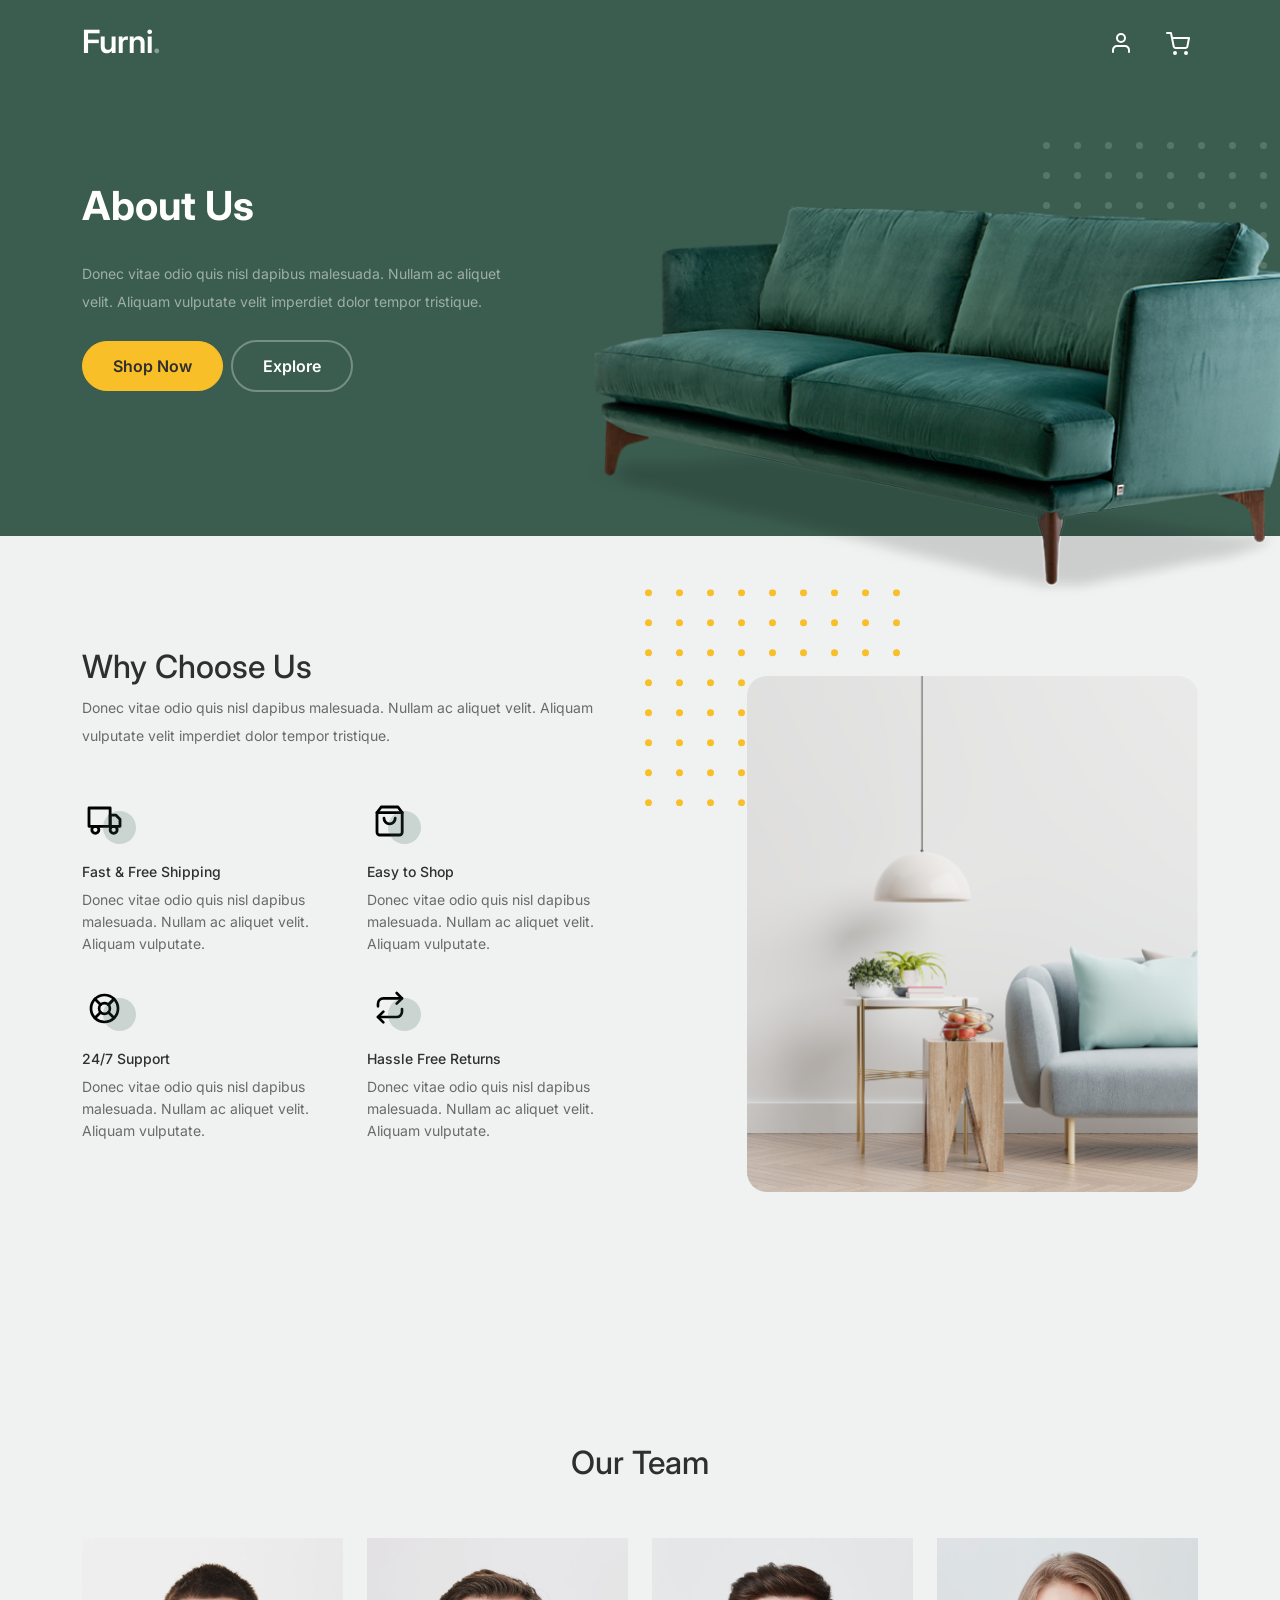
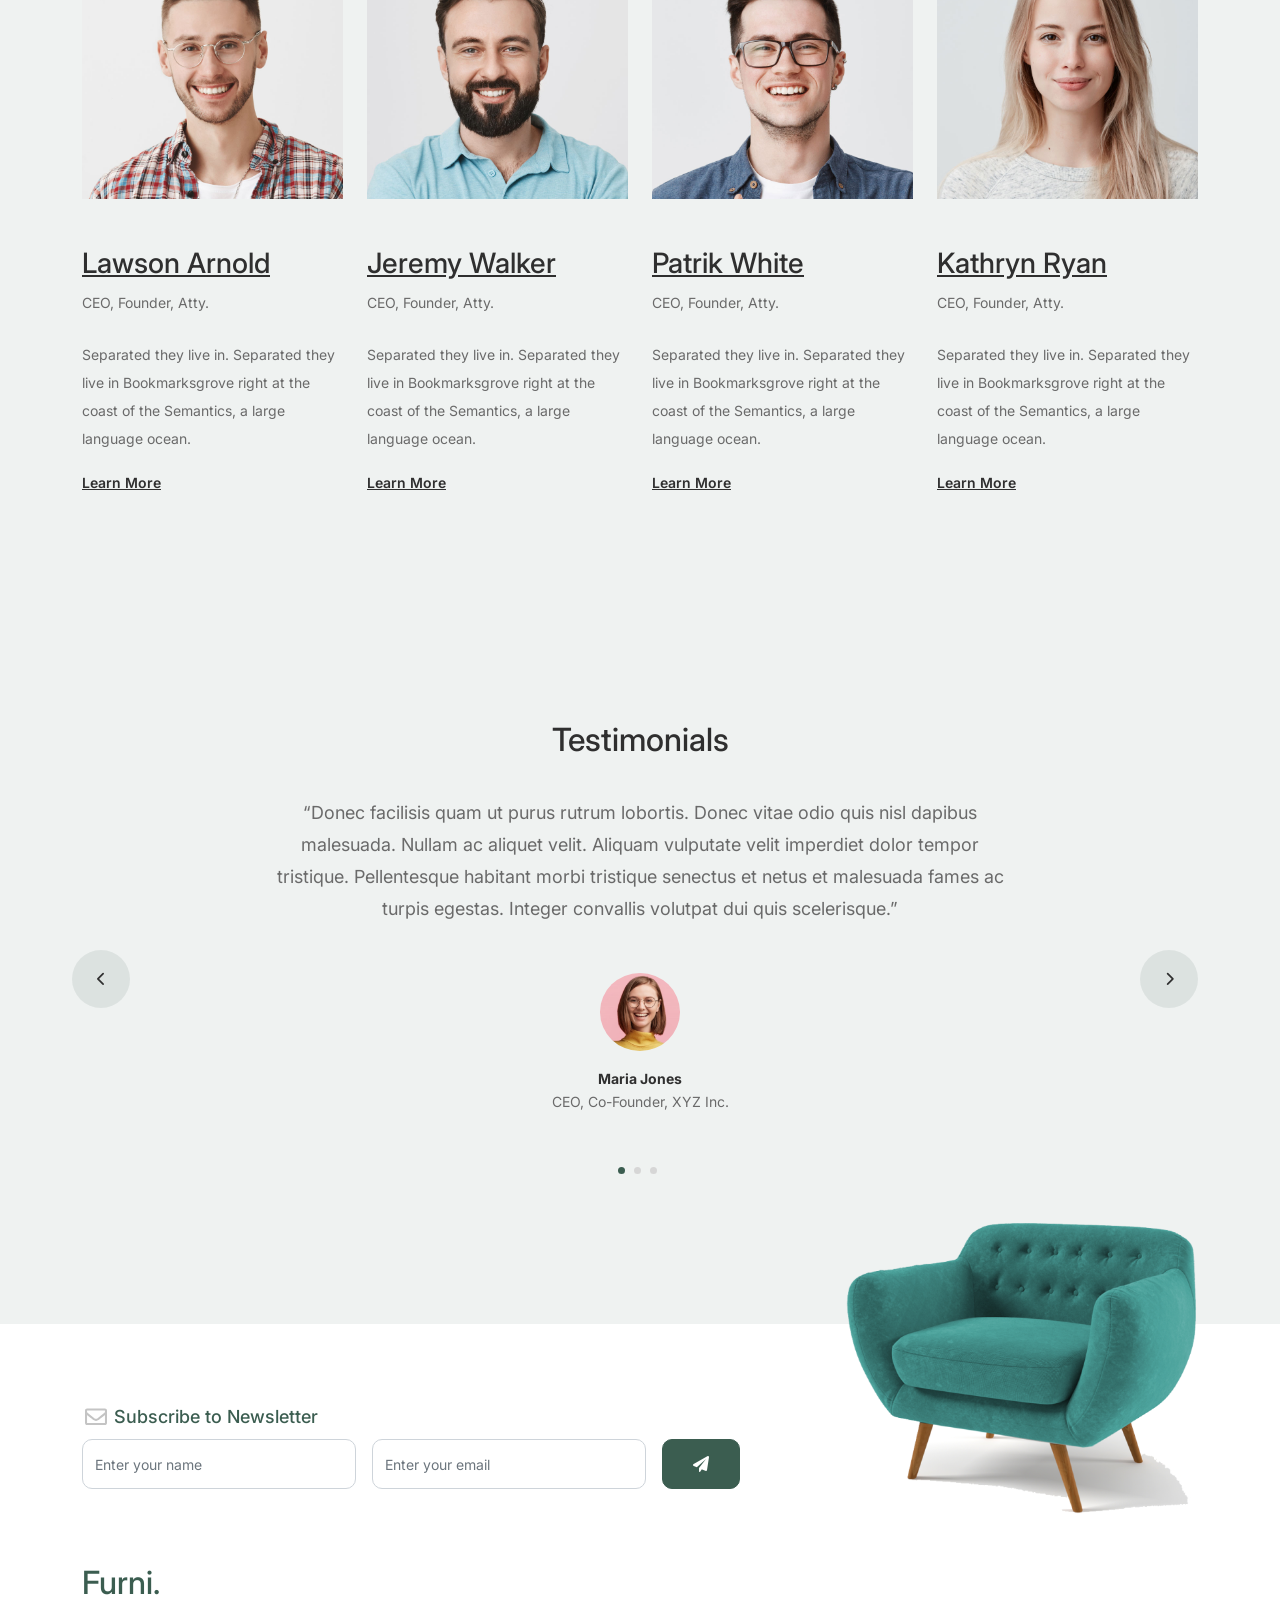
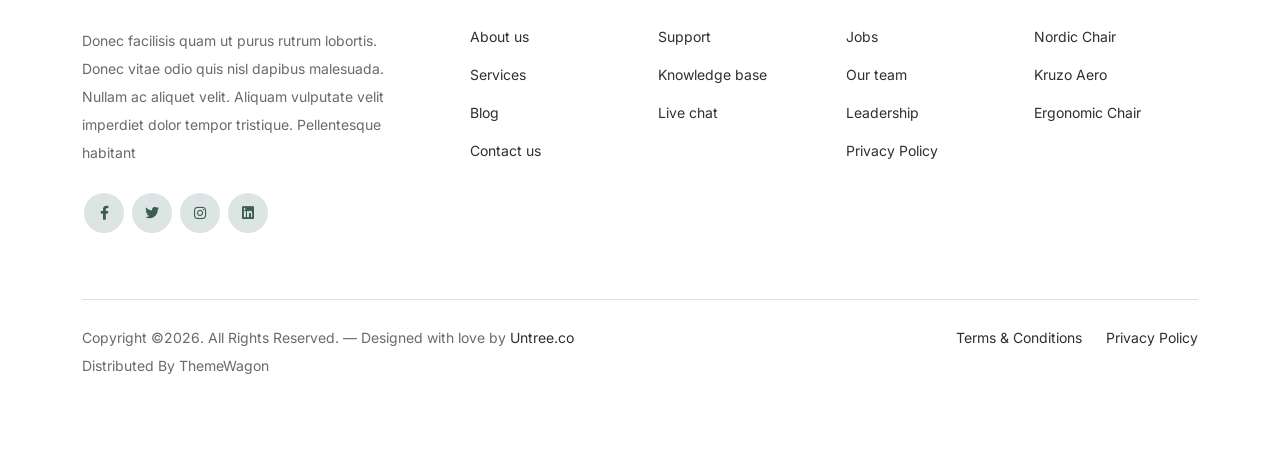
<file: FurniWeb/wwwroot/about.html>
<!-- /*
* Bootstrap 5
* Template Name: Furni
* Template Author: Untree.co
* Template URI: https://untree.co/
* License: https://creativecommons.org/licenses/by/3.0/
*/ -->
<!doctype html>
<html lang="en">
<head>
  <meta charset="utf-8">
  <meta name="viewport" content="width=device-width, initial-scale=1, shrink-to-fit=no">
  <meta name="author" content="Untree.co">
  <link rel="shortcut icon" href="favicon.png">

  <meta name="description" content="" />
  <meta name="keywords" content="bootstrap, bootstrap4" />

		<!-- Bootstrap CSS -->
		<link href="css/bootstrap.min.css" rel="stylesheet">
		<link href="https://cdnjs.cloudflare.com/ajax/libs/font-awesome/6.0.0-beta3/css/all.min.css" rel="stylesheet">
		<link href="css/tiny-slider.css" rel="stylesheet">
		<link href="css/style.css" rel="stylesheet">
		<title>Furni Free Bootstrap 5 Template for Furniture and Interior Design Websites by Untree.co </title>
	</head>

	<body>

		<!-- Start Header/Navigation -->
		<nav class="custom-navbar navbar navbar navbar-expand-md navbar-dark bg-dark" arial-label="Furni navigation bar">

			<div class="container">
				<a class="navbar-brand" href="index.html">Furni<span>.</span></a>

				<button class="navbar-toggler" type="button" data-bs-toggle="collapse" data-bs-target="#navbarsFurni" aria-controls="navbarsFurni" aria-expanded="false" aria-label="Toggle navigation">
					<span class="navbar-toggler-icon"></span>
				</button>

			
                    <ul class="custom-navbar-cta navbar-nav mb-2 mb-md-0 ms-5">
                        <li><a class="nav-link" href="/Identity/Account/Login"><img src="images/user.svg" alt="Login"></a></li>
                        <li><a class="nav-link" href="/cart.html"><img src="images/cart.svg" alt="Cart"></a></li>
                    </ul>
				</div>
			</div>
				
		</nav>
		<!-- End Header/Navigation -->

		<!-- Start Hero Section -->
			<div class="hero">
				<div class="container">
					<div class="row justify-content-between">
						<div class="col-lg-5">
							<div class="intro-excerpt">
								<h1>About Us</h1>
								<p class="mb-4">Donec vitae odio quis nisl dapibus malesuada. Nullam ac aliquet velit. Aliquam vulputate velit imperdiet dolor tempor tristique.</p>
								<p><a href="" class="btn btn-secondary me-2">Shop Now</a><a href="#" class="btn btn-white-outline">Explore</a></p>
							</div>
						</div>
						<div class="col-lg-7">
							<div class="hero-img-wrap">
								<img src="images/couch.png" class="img-fluid">
							</div>
						</div>
					</div>
				</div>
			</div>
		<!-- End Hero Section -->

		

		<!-- Start Why Choose Us Section -->
		<div class="why-choose-section">
			<div class="container">
				<div class="row justify-content-between align-items-center">
					<div class="col-lg-6">
						<h2 class="section-title">Why Choose Us</h2>
						<p>Donec vitae odio quis nisl dapibus malesuada. Nullam ac aliquet velit. Aliquam vulputate velit imperdiet dolor tempor tristique.</p>

						<div class="row my-5">
							<div class="col-6 col-md-6">
								<div class="feature">
									<div class="icon">
										<img src="images/truck.svg" alt="Image" class="imf-fluid">
									</div>
									<h3>Fast &amp; Free Shipping</h3>
									<p>Donec vitae odio quis nisl dapibus malesuada. Nullam ac aliquet velit. Aliquam vulputate.</p>
								</div>
							</div>

							<div class="col-6 col-md-6">
								<div class="feature">
									<div class="icon">
										<img src="images/bag.svg" alt="Image" class="imf-fluid">
									</div>
									<h3>Easy to Shop</h3>
									<p>Donec vitae odio quis nisl dapibus malesuada. Nullam ac aliquet velit. Aliquam vulputate.</p>
								</div>
							</div>

							<div class="col-6 col-md-6">
								<div class="feature">
									<div class="icon">
										<img src="images/support.svg" alt="Image" class="imf-fluid">
									</div>
									<h3>24/7 Support</h3>
									<p>Donec vitae odio quis nisl dapibus malesuada. Nullam ac aliquet velit. Aliquam vulputate.</p>
								</div>
							</div>

							<div class="col-6 col-md-6">
								<div class="feature">
									<div class="icon">
										<img src="images/return.svg" alt="Image" class="imf-fluid">
									</div>
									<h3>Hassle Free Returns</h3>
									<p>Donec vitae odio quis nisl dapibus malesuada. Nullam ac aliquet velit. Aliquam vulputate.</p>
								</div>
							</div>

						</div>
					</div>

					<div class="col-lg-5">
						<div class="img-wrap">
							<img src="images/why-choose-us-img.jpg" alt="Image" class="img-fluid">
						</div>
					</div>

				</div>
			</div>
		</div>
		<!-- End Why Choose Us Section -->

		<!-- Start Team Section -->
		<div class="untree_co-section">
			<div class="container">

				<div class="row mb-5">
					<div class="col-lg-5 mx-auto text-center">
						<h2 class="section-title">Our Team</h2>
					</div>
				</div>

				<div class="row">

					<!-- Start Column 1 -->
					<div class="col-12 col-md-6 col-lg-3 mb-5 mb-md-0">
						<img src="images/person_1.jpg" class="img-fluid mb-5">
						<h3 clas><a href="#"><span class="">Lawson</span> Arnold</a></h3>
            <span class="d-block position mb-4">CEO, Founder, Atty.</span>
            <p>Separated they live in.
            Separated they live in Bookmarksgrove right at the coast of the Semantics, a large language ocean.</p>
            <p class="mb-0"><a href="#" class="more dark">Learn More <span class="icon-arrow_forward"></span></a></p>
					</div> 
					<!-- End Column 1 -->

					<!-- Start Column 2 -->
					<div class="col-12 col-md-6 col-lg-3 mb-5 mb-md-0">
						<img src="images/person_2.jpg" class="img-fluid mb-5">

						<h3 clas><a href="#"><span class="">Jeremy</span> Walker</a></h3>
            <span class="d-block position mb-4">CEO, Founder, Atty.</span>
            <p>Separated they live in.
            Separated they live in Bookmarksgrove right at the coast of the Semantics, a large language ocean.</p>
            <p class="mb-0"><a href="#" class="more dark">Learn More <span class="icon-arrow_forward"></span></a></p>

					</div> 
					<!-- End Column 2 -->

					<!-- Start Column 3 -->
					<div class="col-12 col-md-6 col-lg-3 mb-5 mb-md-0">
						<img src="images/person_3.jpg" class="img-fluid mb-5">
						<h3 clas><a href="#"><span class="">Patrik</span> White</a></h3>
            <span class="d-block position mb-4">CEO, Founder, Atty.</span>
            <p>Separated they live in.
            Separated they live in Bookmarksgrove right at the coast of the Semantics, a large language ocean.</p>
            <p class="mb-0"><a href="#" class="more dark">Learn More <span class="icon-arrow_forward"></span></a></p>
					</div> 
					<!-- End Column 3 -->

					<!-- Start Column 4 -->
					<div class="col-12 col-md-6 col-lg-3 mb-5 mb-md-0">
						<img src="images/person_4.jpg" class="img-fluid mb-5">

						<h3 clas><a href="#"><span class="">Kathryn</span> Ryan</a></h3>
            <span class="d-block position mb-4">CEO, Founder, Atty.</span>
            <p>Separated they live in.
            Separated they live in Bookmarksgrove right at the coast of the Semantics, a large language ocean.</p>
            <p class="mb-0"><a href="#" class="more dark">Learn More <span class="icon-arrow_forward"></span></a></p>

          
					</div> 
					<!-- End Column 4 -->

					

				</div>
			</div>
		</div>
		<!-- End Team Section -->

		

		<!-- Start Testimonial Slider -->
		<div class="testimonial-section before-footer-section">
			<div class="container">
				<div class="row">
					<div class="col-lg-7 mx-auto text-center">
						<h2 class="section-title">Testimonials</h2>
					</div>
				</div>

				<div class="row justify-content-center">
					<div class="col-lg-12">
						<div class="testimonial-slider-wrap text-center">

							<div id="testimonial-nav">
								<span class="prev" data-controls="prev"><span class="fa fa-chevron-left"></span></span>
								<span class="next" data-controls="next"><span class="fa fa-chevron-right"></span></span>
							</div>

							<div class="testimonial-slider">
								
								<div class="item">
									<div class="row justify-content-center">
										<div class="col-lg-8 mx-auto">

											<div class="testimonial-block text-center">
												<blockquote class="mb-5">
													<p>&ldquo;Donec facilisis quam ut purus rutrum lobortis. Donec vitae odio quis nisl dapibus malesuada. Nullam ac aliquet velit. Aliquam vulputate velit imperdiet dolor tempor tristique. Pellentesque habitant morbi tristique senectus et netus et malesuada fames ac turpis egestas. Integer convallis volutpat dui quis scelerisque.&rdquo;</p>
												</blockquote>

												<div class="author-info">
													<div class="author-pic">
														<img src="images/person-1.png" alt="Maria Jones" class="img-fluid">
													</div>
													<h3 class="font-weight-bold">Maria Jones</h3>
													<span class="position d-block mb-3">CEO, Co-Founder, XYZ Inc.</span>
												</div>
											</div>

										</div>
									</div>
								</div> 
								<!-- END item -->

								<div class="item">
									<div class="row justify-content-center">
										<div class="col-lg-8 mx-auto">

											<div class="testimonial-block text-center">
												<blockquote class="mb-5">
													<p>&ldquo;Donec facilisis quam ut purus rutrum lobortis. Donec vitae odio quis nisl dapibus malesuada. Nullam ac aliquet velit. Aliquam vulputate velit imperdiet dolor tempor tristique. Pellentesque habitant morbi tristique senectus et netus et malesuada fames ac turpis egestas. Integer convallis volutpat dui quis scelerisque.&rdquo;</p>
												</blockquote>

												<div class="author-info">
													<div class="author-pic">
														<img src="images/person-1.png" alt="Maria Jones" class="img-fluid">
													</div>
													<h3 class="font-weight-bold">Maria Jones</h3>
													<span class="position d-block mb-3">CEO, Co-Founder, XYZ Inc.</span>
												</div>
											</div>

										</div>
									</div>
								</div> 
								<!-- END item -->

								<div class="item">
									<div class="row justify-content-center">
										<div class="col-lg-8 mx-auto">

											<div class="testimonial-block text-center">
												<blockquote class="mb-5">
													<p>&ldquo;Donec facilisis quam ut purus rutrum lobortis. Donec vitae odio quis nisl dapibus malesuada. Nullam ac aliquet velit. Aliquam vulputate velit imperdiet dolor tempor tristique. Pellentesque habitant morbi tristique senectus et netus et malesuada fames ac turpis egestas. Integer convallis volutpat dui quis scelerisque.&rdquo;</p>
												</blockquote>

												<div class="author-info">
													<div class="author-pic">
														<img src="images/person-1.png" alt="Maria Jones" class="img-fluid">
													</div>
													<h3 class="font-weight-bold">Maria Jones</h3>
													<span class="position d-block mb-3">CEO, Co-Founder, XYZ Inc.</span>
												</div>
											</div>

										</div>
									</div>
								</div> 
								<!-- END item -->

							</div>

						</div>
					</div>
				</div>
			</div>
		</div>
		<!-- End Testimonial Slider -->

		

		<!-- Start Footer Section -->
		<footer class="footer-section">
			<div class="container relative">

				<div class="sofa-img">
					<img src="images/sofa.png" alt="Image" class="img-fluid">
				</div>

				<div class="row">
					<div class="col-lg-8">
						<div class="subscription-form">
							<h3 class="d-flex align-items-center"><span class="me-1"><img src="images/envelope-outline.svg" alt="Image" class="img-fluid"></span><span>Subscribe to Newsletter</span></h3>

							<form action="#" class="row g-3">
								<div class="col-auto">
									<input type="text" class="form-control" placeholder="Enter your name">
								</div>
								<div class="col-auto">
									<input type="email" class="form-control" placeholder="Enter your email">
								</div>
								<div class="col-auto">
									<button class="btn btn-primary">
										<span class="fa fa-paper-plane"></span>
									</button>
								</div>
							</form>

						</div>
					</div>
				</div>

				<div class="row g-5 mb-5">
					<div class="col-lg-4">
						<div class="mb-4 footer-logo-wrap"><a href="#" class="footer-logo">Furni<span>.</span></a></div>
						<p class="mb-4">Donec facilisis quam ut purus rutrum lobortis. Donec vitae odio quis nisl dapibus malesuada. Nullam ac aliquet velit. Aliquam vulputate velit imperdiet dolor tempor tristique. Pellentesque habitant</p>

						<ul class="list-unstyled custom-social">
							<li><a href="#"><span class="fa fa-brands fa-facebook-f"></span></a></li>
							<li><a href="#"><span class="fa fa-brands fa-twitter"></span></a></li>
							<li><a href="#"><span class="fa fa-brands fa-instagram"></span></a></li>
							<li><a href="#"><span class="fa fa-brands fa-linkedin"></span></a></li>
						</ul>
					</div>

					<div class="col-lg-8">
						<div class="row links-wrap">
							<div class="col-6 col-sm-6 col-md-3">
								<ul class="list-unstyled">
									<li><a href="#">About us</a></li>
									<li><a href="#">Services</a></li>
									<li><a href="#">Blog</a></li>
									<li><a href="#">Contact us</a></li>
								</ul>
							</div>

							<div class="col-6 col-sm-6 col-md-3">
								<ul class="list-unstyled">
									<li><a href="#">Support</a></li>
									<li><a href="#">Knowledge base</a></li>
									<li><a href="#">Live chat</a></li>
								</ul>
							</div>

							<div class="col-6 col-sm-6 col-md-3">
								<ul class="list-unstyled">
									<li><a href="#">Jobs</a></li>
									<li><a href="#">Our team</a></li>
									<li><a href="#">Leadership</a></li>
									<li><a href="#">Privacy Policy</a></li>
								</ul>
							</div>

							<div class="col-6 col-sm-6 col-md-3">
								<ul class="list-unstyled">
									<li><a href="#">Nordic Chair</a></li>
									<li><a href="#">Kruzo Aero</a></li>
									<li><a href="#">Ergonomic Chair</a></li>
								</ul>
							</div>
						</div>
					</div>

				</div>

				<div class="border-top copyright">
					<div class="row pt-4">
						<div class="col-lg-6">
							<p class="mb-2 text-center text-lg-start">Copyright &copy;<script>document.write(new Date().getFullYear());</script>. All Rights Reserved. &mdash; Designed with love by <a href="https://untree.co">Untree.co</a> Distributed By <a hreff="https://themewagon.com">ThemeWagon</a>  <!-- License information: https://untree.co/license/ -->
            </p>
						</div>

						<div class="col-lg-6 text-center text-lg-end">
							<ul class="list-unstyled d-inline-flex ms-auto">
								<li class="me-4"><a href="#">Terms &amp; Conditions</a></li>
								<li><a href="#">Privacy Policy</a></li>
							</ul>
						</div>

					</div>
				</div>

			</div>
		</footer>
		<!-- End Footer Section -->	


		<script src="js/bootstrap.bundle.min.js"></script>
		<script src="js/tiny-slider.js"></script>
		<script src="js/custom.js"></script>
	</body>

</html>
</file>
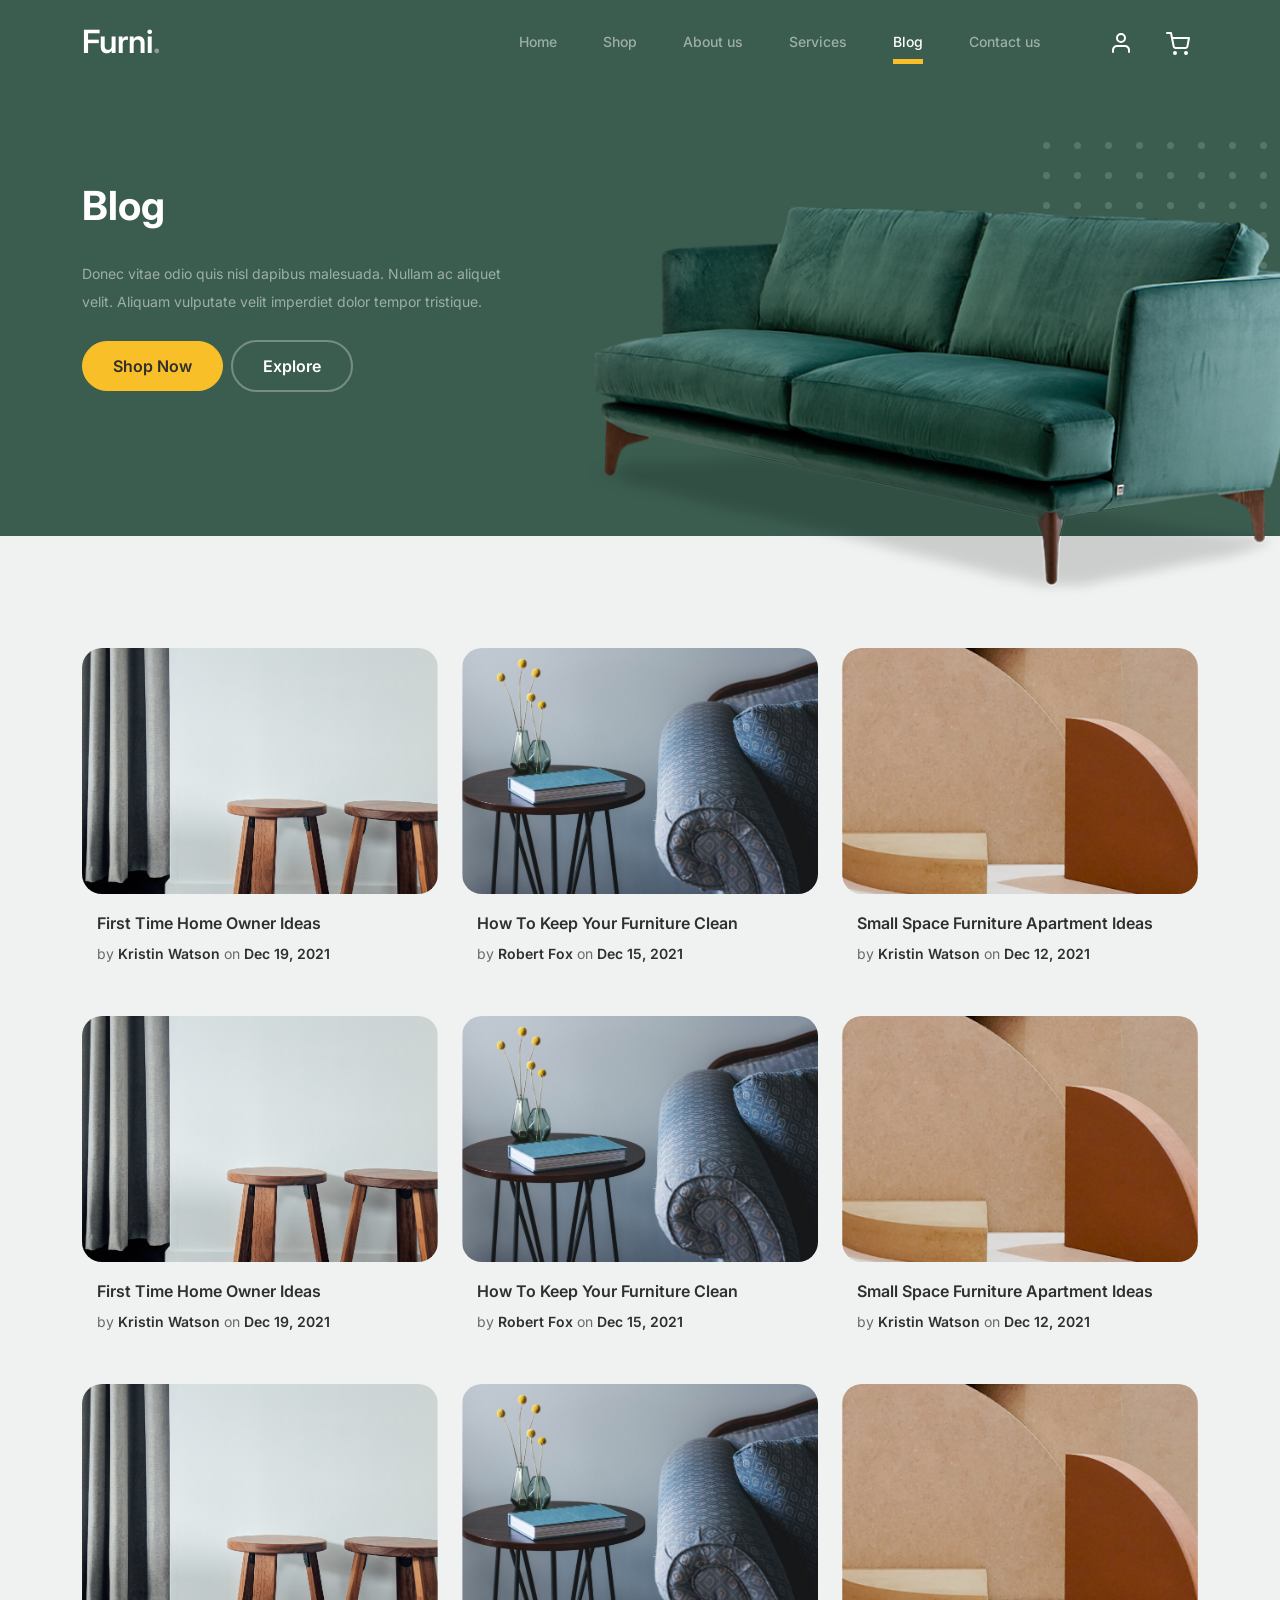
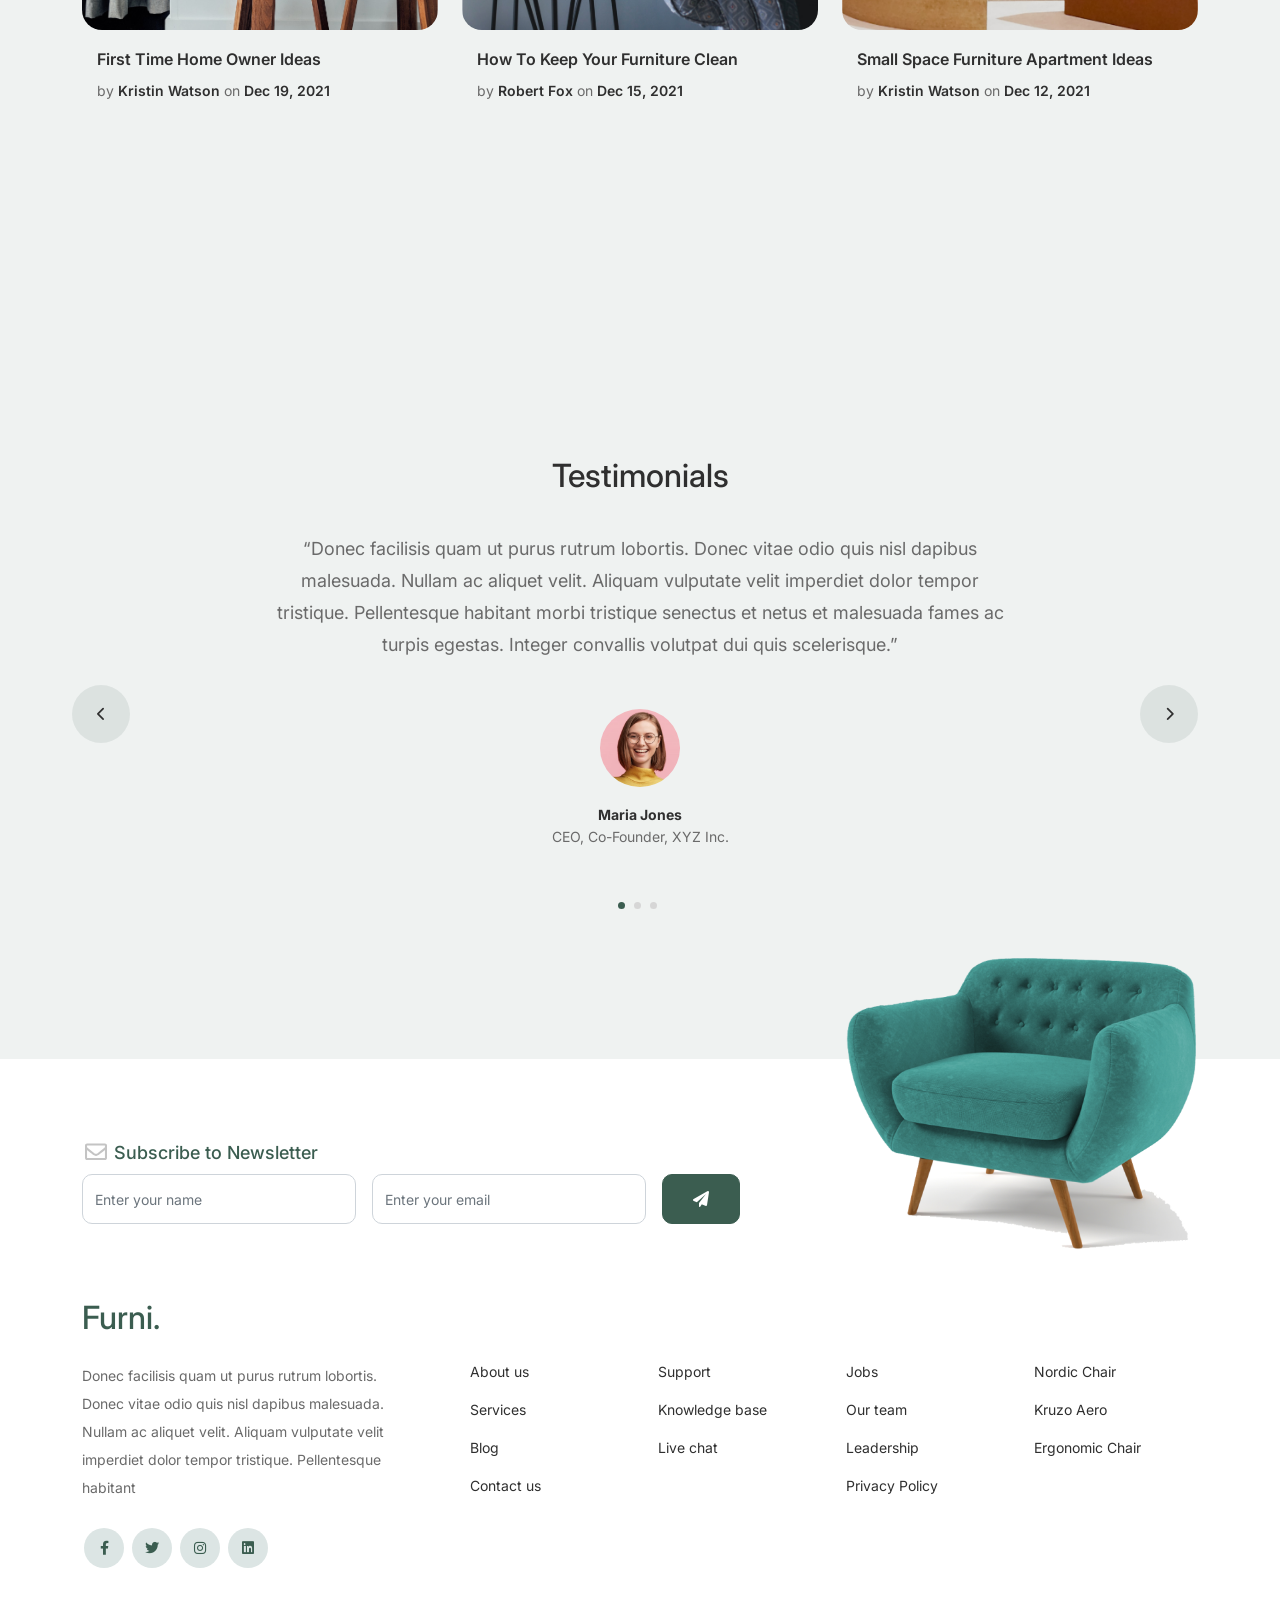
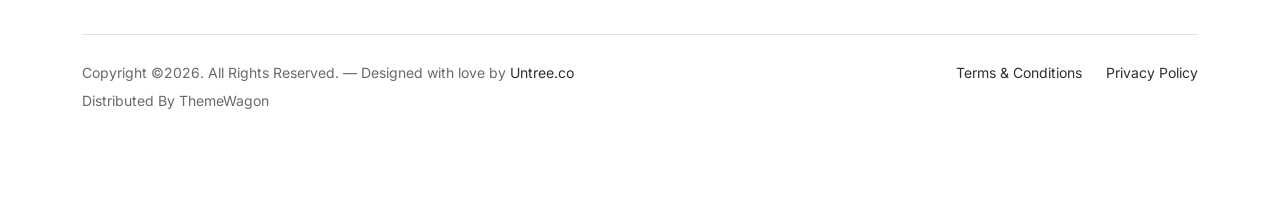
<file: FurniWeb/wwwroot/blog.html>
<!-- /*
* Bootstrap 5
* Template Name: Furni
* Template Author: Untree.co
* Template URI: https://untree.co/
* License: https://creativecommons.org/licenses/by/3.0/
*/ -->
<!doctype html>
<html lang="en">
<head>
  <meta charset="utf-8">
  <meta name="viewport" content="width=device-width, initial-scale=1, shrink-to-fit=no">
  <meta name="author" content="Untree.co">
  <link rel="shortcut icon" href="favicon.png">

  <meta name="description" content="" />
  <meta name="keywords" content="bootstrap, bootstrap4" />

		<!-- Bootstrap CSS -->
		<link href="css/bootstrap.min.css" rel="stylesheet">
		<link href="https://cdnjs.cloudflare.com/ajax/libs/font-awesome/6.0.0-beta3/css/all.min.css" rel="stylesheet">
		<link href="css/tiny-slider.css" rel="stylesheet">
		<link href="css/style.css" rel="stylesheet">
		<title>Furni Free Bootstrap 5 Template for Furniture and Interior Design Websites by Untree.co </title>
	</head>

	<body>

		<!-- Start Header/Navigation -->
		<nav class="custom-navbar navbar navbar navbar-expand-md navbar-dark bg-dark" arial-label="Furni navigation bar">

			<div class="container">
				<a class="navbar-brand" href="index.html">Furni<span>.</span></a>

				<button class="navbar-toggler" type="button" data-bs-toggle="collapse" data-bs-target="#navbarsFurni" aria-controls="navbarsFurni" aria-expanded="false" aria-label="Toggle navigation">
					<span class="navbar-toggler-icon"></span>
				</button>

			<div class="collapse navbar-collapse" id="navbarsFurni">
				<ul class="custom-navbar-nav navbar-nav ms-auto mb-2 mb-md-0">
					<li class="nav-item">
						<a class="nav-link" href="index.html">Home</a>
					</li>
					<li><a class="nav-link" href="shop.html">Shop</a></li>
					<li><a class="nav-link" href="about.html">About us</a></li>
					<li><a class="nav-link" href="services.html">Services</a></li>
					<li class="active"><a class="nav-link" href="blog.html">Blog</a></li>
					<li><a class="nav-link" href="contact.html">Contact us</a></li>
				</ul>

				<ul class="custom-navbar-cta navbar-nav mb-2 mb-md-0 ms-5">
					<li><a class="nav-link" href="/Identity/Account/Login" title="Login"><img src="images/user.svg" alt="Login"></a></li>
					<li><a class="nav-link" href="/cart.html" title="Cart"><img src="images/cart.svg" alt="Cart"></a></li>
				</ul>
			</div>
			</div>
				
		</nav>
		<!-- End Header/Navigation -->

		<!-- Start Hero Section -->
			<div class="hero">
				<div class="container">
					<div class="row justify-content-between">
						<div class="col-lg-5">
							<div class="intro-excerpt">
								<h1>Blog</h1>
								<p class="mb-4">Donec vitae odio quis nisl dapibus malesuada. Nullam ac aliquet velit. Aliquam vulputate velit imperdiet dolor tempor tristique.</p>
								<p><a href="" class="btn btn-secondary me-2">Shop Now</a><a href="#" class="btn btn-white-outline">Explore</a></p>
							</div>
						</div>
						<div class="col-lg-7">
							<div class="hero-img-wrap">
								<img src="images/couch.png" class="img-fluid">
							</div>
						</div>
					</div>
				</div>
			</div>
		<!-- End Hero Section -->

		

		<!-- Start Blog Section -->
		<div class="blog-section">
			<div class="container">
				
				<div class="row">

					<div class="col-12 col-sm-6 col-md-4 mb-5">
						<div class="post-entry">
							<a href="#" class="post-thumbnail"><img src="images/post-1.jpg" alt="Image" class="img-fluid"></a>
							<div class="post-content-entry">
								<h3><a href="#">First Time Home Owner Ideas</a></h3>
								<div class="meta">
									<span>by <a href="#">Kristin Watson</a></span> <span>on <a href="#">Dec 19, 2021</a></span>
								</div>
							</div>
						</div>
					</div>

					<div class="col-12 col-sm-6 col-md-4 mb-5">
						<div class="post-entry">
							<a href="#" class="post-thumbnail"><img src="images/post-2.jpg" alt="Image" class="img-fluid"></a>
							<div class="post-content-entry">
								<h3><a href="#">How To Keep Your Furniture Clean</a></h3>
								<div class="meta">
									<span>by <a href="#">Robert Fox</a></span> <span>on <a href="#">Dec 15, 2021</a></span>
								</div>
							</div>
						</div>
					</div>

					<div class="col-12 col-sm-6 col-md-4 mb-5">
						<div class="post-entry">
							<a href="#" class="post-thumbnail"><img src="images/post-3.jpg" alt="Image" class="img-fluid"></a>
							<div class="post-content-entry">
								<h3><a href="#">Small Space Furniture Apartment Ideas</a></h3>
								<div class="meta">
									<span>by <a href="#">Kristin Watson</a></span> <span>on <a href="#">Dec 12, 2021</a></span>
								</div>
							</div>
						</div>
					</div>

					<div class="col-12 col-sm-6 col-md-4 mb-5">
						<div class="post-entry">
							<a href="#" class="post-thumbnail"><img src="images/post-1.jpg" alt="Image" class="img-fluid"></a>
							<div class="post-content-entry">
								<h3><a href="#">First Time Home Owner Ideas</a></h3>
								<div class="meta">
									<span>by <a href="#">Kristin Watson</a></span> <span>on <a href="#">Dec 19, 2021</a></span>
								</div>
							</div>
						</div>
					</div>

					<div class="col-12 col-sm-6 col-md-4 mb-5">
						<div class="post-entry">
							<a href="#" class="post-thumbnail"><img src="images/post-2.jpg" alt="Image" class="img-fluid"></a>
							<div class="post-content-entry">
								<h3><a href="#">How To Keep Your Furniture Clean</a></h3>
								<div class="meta">
									<span>by <a href="#">Robert Fox</a></span> <span>on <a href="#">Dec 15, 2021</a></span>
								</div>
							</div>
						</div>
					</div>

					<div class="col-12 col-sm-6 col-md-4 mb-5">
						<div class="post-entry">
							<a href="#" class="post-thumbnail"><img src="images/post-3.jpg" alt="Image" class="img-fluid"></a>
							<div class="post-content-entry">
								<h3><a href="#">Small Space Furniture Apartment Ideas</a></h3>
								<div class="meta">
									<span>by <a href="#">Kristin Watson</a></span> <span>on <a href="#">Dec 12, 2021</a></span>
								</div>
							</div>
						</div>
					</div>

					<div class="col-12 col-sm-6 col-md-4 mb-5">
						<div class="post-entry">
							<a href="#" class="post-thumbnail"><img src="images/post-1.jpg" alt="Image" class="img-fluid"></a>
							<div class="post-content-entry">
								<h3><a href="#">First Time Home Owner Ideas</a></h3>
								<div class="meta">
									<span>by <a href="#">Kristin Watson</a></span> <span>on <a href="#">Dec 19, 2021</a></span>
								</div>
							</div>
						</div>
					</div>

					<div class="col-12 col-sm-6 col-md-4 mb-5">
						<div class="post-entry">
							<a href="#" class="post-thumbnail"><img src="images/post-2.jpg" alt="Image" class="img-fluid"></a>
							<div class="post-content-entry">
								<h3><a href="#">How To Keep Your Furniture Clean</a></h3>
								<div class="meta">
									<span>by <a href="#">Robert Fox</a></span> <span>on <a href="#">Dec 15, 2021</a></span>
								</div>
							</div>
						</div>
					</div>

					<div class="col-12 col-sm-6 col-md-4 mb-5">
						<div class="post-entry">
							<a href="#" class="post-thumbnail"><img src="images/post-3.jpg" alt="Image" class="img-fluid"></a>
							<div class="post-content-entry">
								<h3><a href="#">Small Space Furniture Apartment Ideas</a></h3>
								<div class="meta">
									<span>by <a href="#">Kristin Watson</a></span> <span>on <a href="#">Dec 12, 2021</a></span>
								</div>
							</div>
						</div>
					</div>

				</div>
			</div>
		</div>
		<!-- End Blog Section -->	

		

		<!-- Start Testimonial Slider -->
		<div class="testimonial-section before-footer-section">
			<div class="container">
				<div class="row">
					<div class="col-lg-7 mx-auto text-center">
						<h2 class="section-title">Testimonials</h2>
					</div>
				</div>

				<div class="row justify-content-center">
					<div class="col-lg-12">
						<div class="testimonial-slider-wrap text-center">

							<div id="testimonial-nav">
								<span class="prev" data-controls="prev"><span class="fa fa-chevron-left"></span></span>
								<span class="next" data-controls="next"><span class="fa fa-chevron-right"></span></span>
							</div>

							<div class="testimonial-slider">
								
								<div class="item">
									<div class="row justify-content-center">
										<div class="col-lg-8 mx-auto">

											<div class="testimonial-block text-center">
												<blockquote class="mb-5">
													<p>&ldquo;Donec facilisis quam ut purus rutrum lobortis. Donec vitae odio quis nisl dapibus malesuada. Nullam ac aliquet velit. Aliquam vulputate velit imperdiet dolor tempor tristique. Pellentesque habitant morbi tristique senectus et netus et malesuada fames ac turpis egestas. Integer convallis volutpat dui quis scelerisque.&rdquo;</p>
												</blockquote>

												<div class="author-info">
													<div class="author-pic">
														<img src="images/person-1.png" alt="Maria Jones" class="img-fluid">
													</div>
													<h3 class="font-weight-bold">Maria Jones</h3>
													<span class="position d-block mb-3">CEO, Co-Founder, XYZ Inc.</span>
												</div>
											</div>

										</div>
									</div>
								</div> 
								<!-- END item -->

								<div class="item">
									<div class="row justify-content-center">
										<div class="col-lg-8 mx-auto">

											<div class="testimonial-block text-center">
												<blockquote class="mb-5">
													<p>&ldquo;Donec facilisis quam ut purus rutrum lobortis. Donec vitae odio quis nisl dapibus malesuada. Nullam ac aliquet velit. Aliquam vulputate velit imperdiet dolor tempor tristique. Pellentesque habitant morbi tristique senectus et netus et malesuada fames ac turpis egestas. Integer convallis volutpat dui quis scelerisque.&rdquo;</p>
												</blockquote>

												<div class="author-info">
													<div class="author-pic">
														<img src="images/person-1.png" alt="Maria Jones" class="img-fluid">
													</div>
													<h3 class="font-weight-bold">Maria Jones</h3>
													<span class="position d-block mb-3">CEO, Co-Founder, XYZ Inc.</span>
												</div>
											</div>

										</div>
									</div>
								</div> 
								<!-- END item -->

								<div class="item">
									<div class="row justify-content-center">
										<div class="col-lg-8 mx-auto">

											<div class="testimonial-block text-center">
												<blockquote class="mb-5">
													<p>&ldquo;Donec facilisis quam ut purus rutrum lobortis. Donec vitae odio quis nisl dapibus malesuada. Nullam ac aliquet velit. Aliquam vulputate velit imperdiet dolor tempor tristique. Pellentesque habitant morbi tristique senectus et netus et malesuada fames ac turpis egestas. Integer convallis volutpat dui quis scelerisque.&rdquo;</p>
												</blockquote>

												<div class="author-info">
													<div class="author-pic">
														<img src="images/person-1.png" alt="Maria Jones" class="img-fluid">
													</div>
													<h3 class="font-weight-bold">Maria Jones</h3>
													<span class="position d-block mb-3">CEO, Co-Founder, XYZ Inc.</span>
												</div>
											</div>

										</div>
									</div>
								</div> 
								<!-- END item -->

							</div>

						</div>
					</div>
				</div>
			</div>
		</div>
		<!-- End Testimonial Slider -->

		

		<!-- Start Footer Section -->
		<footer class="footer-section">
			<div class="container relative">

				<div class="sofa-img">
					<img src="images/sofa.png" alt="Image" class="img-fluid">
				</div>

				<div class="row">
					<div class="col-lg-8">
						<div class="subscription-form">
							<h3 class="d-flex align-items-center"><span class="me-1"><img src="images/envelope-outline.svg" alt="Image" class="img-fluid"></span><span>Subscribe to Newsletter</span></h3>

							<form action="#" class="row g-3">
								<div class="col-auto">
									<input type="text" class="form-control" placeholder="Enter your name">
								</div>
								<div class="col-auto">
									<input type="email" class="form-control" placeholder="Enter your email">
								</div>
								<div class="col-auto">
									<button class="btn btn-primary">
										<span class="fa fa-paper-plane"></span>
									</button>
								</div>
							</form>

						</div>
					</div>
				</div>

				<div class="row g-5 mb-5">
					<div class="col-lg-4">
						<div class="mb-4 footer-logo-wrap"><a href="#" class="footer-logo">Furni<span>.</span></a></div>
						<p class="mb-4">Donec facilisis quam ut purus rutrum lobortis. Donec vitae odio quis nisl dapibus malesuada. Nullam ac aliquet velit. Aliquam vulputate velit imperdiet dolor tempor tristique. Pellentesque habitant</p>

						<ul class="list-unstyled custom-social">
							<li><a href="#"><span class="fa fa-brands fa-facebook-f"></span></a></li>
							<li><a href="#"><span class="fa fa-brands fa-twitter"></span></a></li>
							<li><a href="#"><span class="fa fa-brands fa-instagram"></span></a></li>
							<li><a href="#"><span class="fa fa-brands fa-linkedin"></span></a></li>
						</ul>
					</div>

					<div class="col-lg-8">
						<div class="row links-wrap">
							<div class="col-6 col-sm-6 col-md-3">
								<ul class="list-unstyled">
									<li><a href="#">About us</a></li>
									<li><a href="#">Services</a></li>
									<li><a href="#">Blog</a></li>
									<li><a href="#">Contact us</a></li>
								</ul>
							</div>

							<div class="col-6 col-sm-6 col-md-3">
								<ul class="list-unstyled">
									<li><a href="#">Support</a></li>
									<li><a href="#">Knowledge base</a></li>
									<li><a href="#">Live chat</a></li>
								</ul>
							</div>

							<div class="col-6 col-sm-6 col-md-3">
								<ul class="list-unstyled">
									<li><a href="#">Jobs</a></li>
									<li><a href="#">Our team</a></li>
									<li><a href="#">Leadership</a></li>
									<li><a href="#">Privacy Policy</a></li>
								</ul>
							</div>

							<div class="col-6 col-sm-6 col-md-3">
								<ul class="list-unstyled">
									<li><a href="#">Nordic Chair</a></li>
									<li><a href="#">Kruzo Aero</a></li>
									<li><a href="#">Ergonomic Chair</a></li>
								</ul>
							</div>
						</div>
					</div>

				</div>

				<div class="border-top copyright">
					<div class="row pt-4">
						<div class="col-lg-6">
							<p class="mb-2 text-center text-lg-start">Copyright &copy;<script>document.write(new Date().getFullYear());</script>. All Rights Reserved. &mdash; Designed with love by <a href="https://untree.co">Untree.co</a> Distributed By <a hreff="https://themewagon.com">ThemeWagon</a>  <!-- License information: https://untree.co/license/ -->
            </p>
						</div>

						<div class="col-lg-6 text-center text-lg-end">
							<ul class="list-unstyled d-inline-flex ms-auto">
								<li class="me-4"><a href="#">Terms &amp; Conditions</a></li>
								<li><a href="#">Privacy Policy</a></li>
							</ul>
						</div>

					</div>
				</div>

			</div>
		</footer>
		<!-- End Footer Section -->	


		<script src="js/bootstrap.bundle.min.js"></script>
		<script src="js/tiny-slider.js"></script>
		<script src="js/custom.js"></script>
	</body>

</html>
</file>
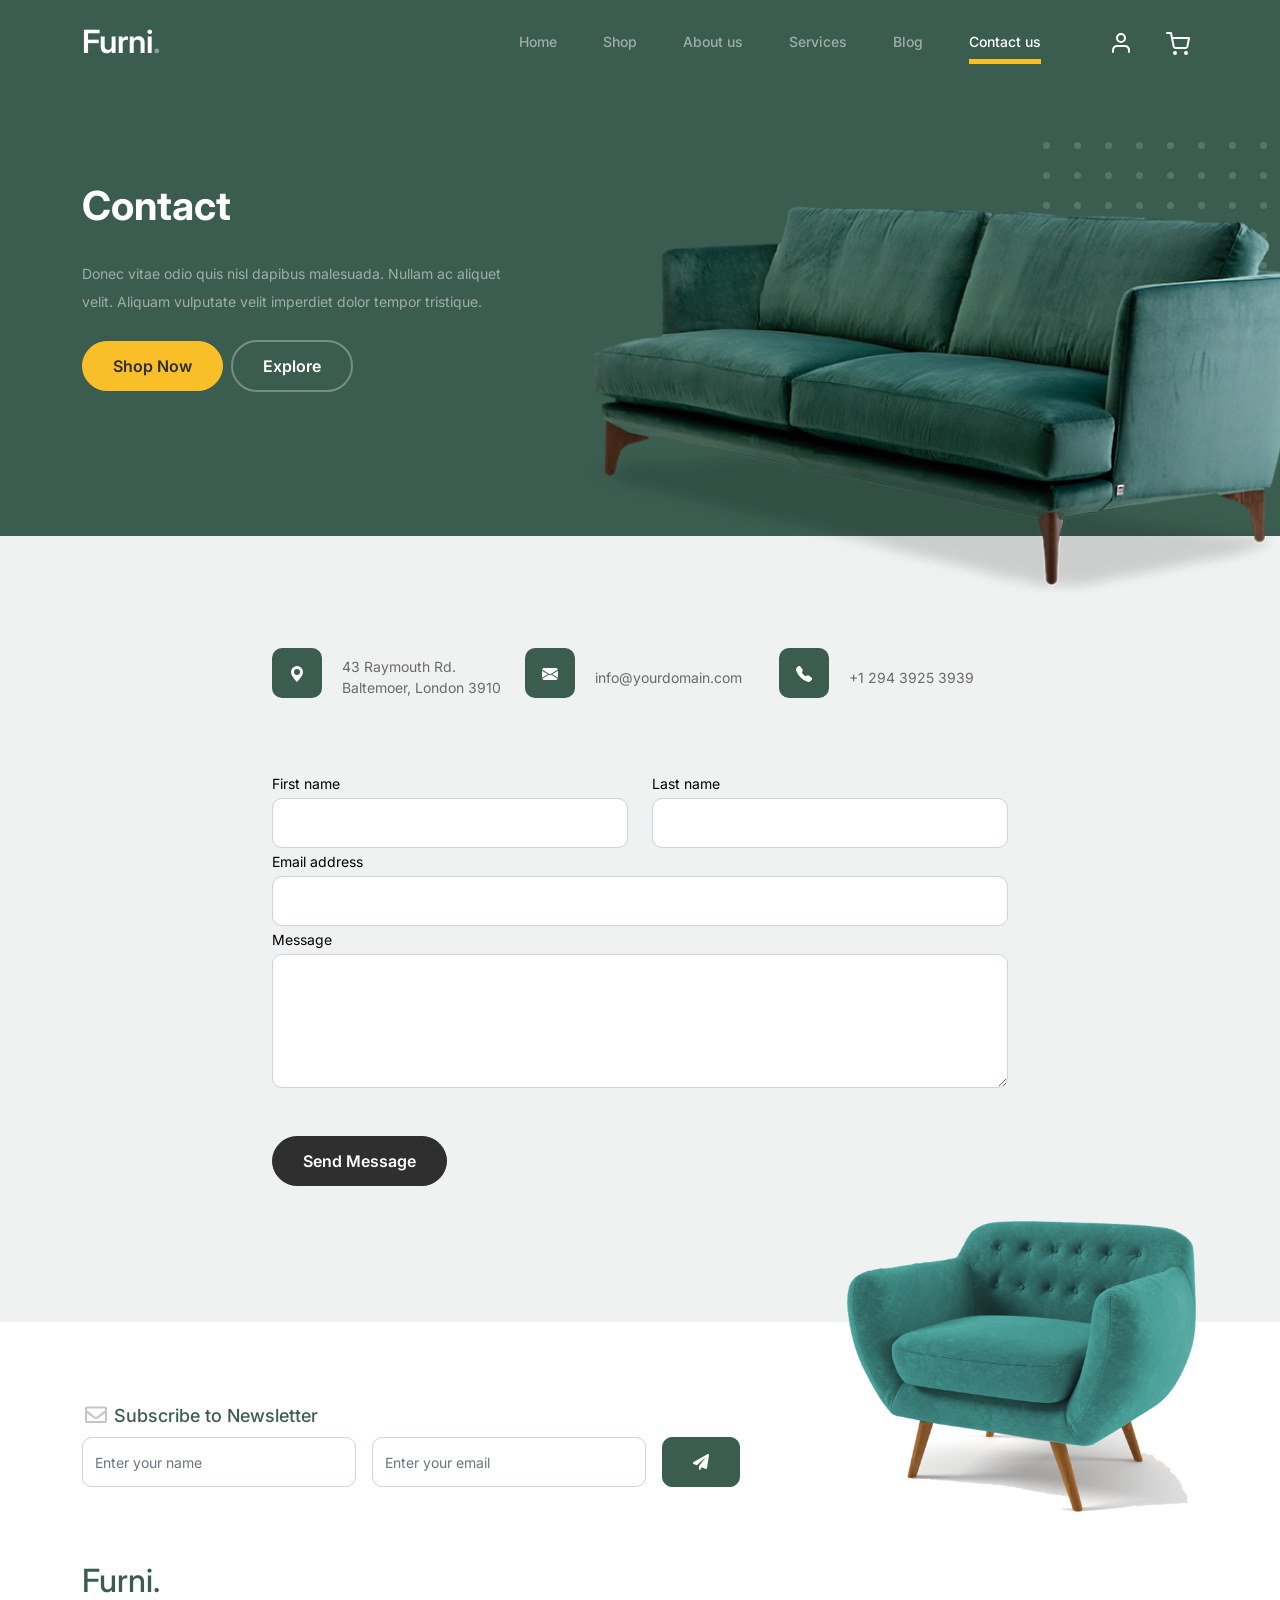
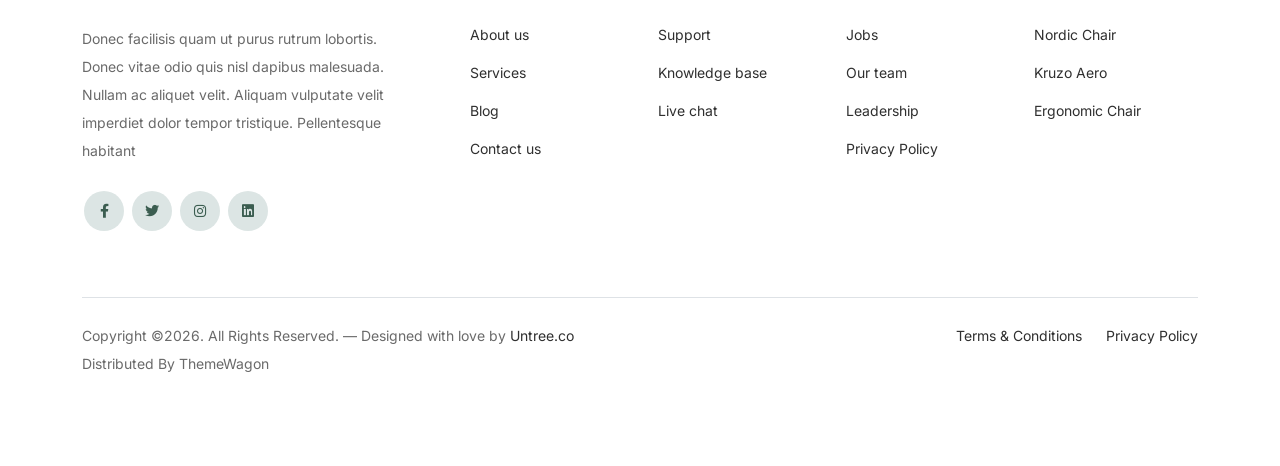
<file: FurniWeb/wwwroot/contact.html>
<!-- /*
* Bootstrap 5
* Template Name: Furni
* Template Author: Untree.co
* Template URI: https://untree.co/
* License: https://creativecommons.org/licenses/by/3.0/
*/ -->
<!doctype html>
<html lang="en">
<head>
  <meta charset="utf-8">
  <meta name="viewport" content="width=device-width, initial-scale=1, shrink-to-fit=no">
  <meta name="author" content="Untree.co">
  <link rel="shortcut icon" href="favicon.png">

  <meta name="description" content="" />
  <meta name="keywords" content="bootstrap, bootstrap4" />

		<!-- Bootstrap CSS -->
		<link href="css/bootstrap.min.css" rel="stylesheet">
		<link href="https://cdnjs.cloudflare.com/ajax/libs/font-awesome/6.0.0-beta3/css/all.min.css" rel="stylesheet">
		<link href="css/tiny-slider.css" rel="stylesheet">
		<link href="css/style.css" rel="stylesheet">
		<title>Furni Free Bootstrap 5 Template for Furniture and Interior Design Websites by Untree.co </title>
	</head>

	<body>

		<!-- Start Header/Navigation -->
		<nav class="custom-navbar navbar navbar navbar-expand-md navbar-dark bg-dark" arial-label="Furni navigation bar">

			<div class="container">
				<a class="navbar-brand" href="index.html">Furni<span>.</span></a>

				<button class="navbar-toggler" type="button" data-bs-toggle="collapse" data-bs-target="#navbarsFurni" aria-controls="navbarsFurni" aria-expanded="false" aria-label="Toggle navigation">
					<span class="navbar-toggler-icon"></span>
				</button>

			<div class="collapse navbar-collapse" id="navbarsFurni">
				<ul class="custom-navbar-nav navbar-nav ms-auto mb-2 mb-md-0">
					<li class="nav-item">
						<a class="nav-link" href="index.html">Home</a>
					</li>
					<li><a class="nav-link" href="shop.html">Shop</a></li>
					<li><a class="nav-link" href="about.html">About us</a></li>
					<li><a class="nav-link" href="services.html">Services</a></li>
					<li><a class="nav-link" href="blog.html">Blog</a></li>
					<li class="active"><a class="nav-link" href="contact.html">Contact us</a></li>
				</ul>

				<ul class="custom-navbar-cta navbar-nav mb-2 mb-md-0 ms-5">
					<li><a class="nav-link" href="/Identity/Account/Login" title="Login"><img src="images/user.svg" alt="Login"></a></li>
					<li><a class="nav-link" href="/cart.html" title="Cart"><img src="images/cart.svg" alt="Cart"></a></li>
				</ul>
			</div>
			</div>
				
		</nav>
		<!-- End Header/Navigation -->

		<!-- Start Hero Section -->
			<div class="hero">
				<div class="container">
					<div class="row justify-content-between">
						<div class="col-lg-5">
							<div class="intro-excerpt">
								<h1>Contact</h1>
								<p class="mb-4">Donec vitae odio quis nisl dapibus malesuada. Nullam ac aliquet velit. Aliquam vulputate velit imperdiet dolor tempor tristique.</p>
								<p><a href="" class="btn btn-secondary me-2">Shop Now</a><a href="#" class="btn btn-white-outline">Explore</a></p>
							</div>
						</div>
						<div class="col-lg-7">
							<div class="hero-img-wrap">
								<img src="images/couch.png" class="img-fluid">
							</div>
						</div>
					</div>
				</div>
			</div>
		<!-- End Hero Section -->

		
		<!-- Start Contact Form -->
		<div class="untree_co-section">
      <div class="container">

        <div class="block">
          <div class="row justify-content-center">


            <div class="col-md-8 col-lg-8 pb-4">


              <div class="row mb-5">
                <div class="col-lg-4">
                  <div  class="service no-shadow align-items-center link horizontal d-flex active" data-aos="fade-left" data-aos-delay="0">
                    <div class="service-icon color-1 mb-4">
                      <svg xmlns="http://www.w3.org/2000/svg" width="16" height="16" fill="currentColor" class="bi bi-geo-alt-fill" viewBox="0 0 16 16">
                        <path d="M8 16s6-5.686 6-10A6 6 0 0 0 2 6c0 4.314 6 10 6 10zm0-7a3 3 0 1 1 0-6 3 3 0 0 1 0 6z"/>
                      </svg>
                    </div> <!-- /.icon -->
                    <div class="service-contents">
                      <p>43 Raymouth Rd. Baltemoer, London 3910</p>
                    </div> <!-- /.service-contents-->
                  </div> <!-- /.service -->
                </div>

                <div class="col-lg-4">
                  <div  class="service no-shadow align-items-center link horizontal d-flex active" data-aos="fade-left" data-aos-delay="0">
                    <div class="service-icon color-1 mb-4">
                      <svg xmlns="http://www.w3.org/2000/svg" width="16" height="16" fill="currentColor" class="bi bi-envelope-fill" viewBox="0 0 16 16">
                        <path d="M.05 3.555A2 2 0 0 1 2 2h12a2 2 0 0 1 1.95 1.555L8 8.414.05 3.555zM0 4.697v7.104l5.803-3.558L0 4.697zM6.761 8.83l-6.57 4.027A2 2 0 0 0 2 14h12a2 2 0 0 0 1.808-1.144l-6.57-4.027L8 9.586l-1.239-.757zm3.436-.586L16 11.801V4.697l-5.803 3.546z"/>
                      </svg>
                    </div> <!-- /.icon -->
                    <div class="service-contents">
                      <p>info@yourdomain.com</p>
                    </div> <!-- /.service-contents-->
                  </div> <!-- /.service -->
                </div>

                <div class="col-lg-4">
                  <div  class="service no-shadow align-items-center link horizontal d-flex active" data-aos="fade-left" data-aos-delay="0">
                    <div class="service-icon color-1 mb-4">
                      <svg xmlns="http://www.w3.org/2000/svg" width="16" height="16" fill="currentColor" class="bi bi-telephone-fill" viewBox="0 0 16 16">
                        <path fill-rule="evenodd" d="M1.885.511a1.745 1.745 0 0 1 2.61.163L6.29 2.98c.329.423.445.974.315 1.494l-.547 2.19a.678.678 0 0 0 .178.643l2.457 2.457a.678.678 0 0 0 .644.178l2.189-.547a1.745 1.745 0 0 1 1.494.315l2.306 1.794c.829.645.905 1.87.163 2.611l-1.034 1.034c-.74.74-1.846 1.065-2.877.702a18.634 18.634 0 0 1-7.01-4.42 18.634 18.634 0 0 1-4.42-7.009c-.362-1.03-.037-2.137.703-2.877L1.885.511z"/>
                      </svg>
                    </div> <!-- /.icon -->
                    <div class="service-contents">
                      <p>+1 294 3925 3939</p>
                    </div> <!-- /.service-contents-->
                  </div> <!-- /.service -->
                </div>
              </div>

              <form>
                <div class="row">
                  <div class="col-6">
                    <div class="form-group">
                      <label class="text-black" for="fname">First name</label>
                      <input type="text" class="form-control" id="fname">
                    </div>
                  </div>
                  <div class="col-6">
                    <div class="form-group">
                      <label class="text-black" for="lname">Last name</label>
                      <input type="text" class="form-control" id="lname">
                    </div>
                  </div>
                </div>
                <div class="form-group">
                  <label class="text-black" for="email">Email address</label>
                  <input type="email" class="form-control" id="email">
                </div>

                <div class="form-group mb-5">
                  <label class="text-black" for="message">Message</label>
                  <textarea name="" class="form-control" id="message" cols="30" rows="5"></textarea>
                </div>

                <button type="submit" class="btn btn-primary-hover-outline">Send Message</button>
              </form>

            </div>

          </div>

        </div>

      </div>


    </div>
  </div>

  <!-- End Contact Form -->

		

		<!-- Start Footer Section -->
		<footer class="footer-section">
			<div class="container relative">

				<div class="sofa-img">
					<img src="images/sofa.png" alt="Image" class="img-fluid">
				</div>

				<div class="row">
					<div class="col-lg-8">
						<div class="subscription-form">
							<h3 class="d-flex align-items-center"><span class="me-1"><img src="images/envelope-outline.svg" alt="Image" class="img-fluid"></span><span>Subscribe to Newsletter</span></h3>

							<form action="#" class="row g-3">
								<div class="col-auto">
									<input type="text" class="form-control" placeholder="Enter your name">
								</div>
								<div class="col-auto">
									<input type="email" class="form-control" placeholder="Enter your email">
								</div>
								<div class="col-auto">
									<button class="btn btn-primary">
										<span class="fa fa-paper-plane"></span>
									</button>
								</div>
							</form>

						</div>
					</div>
				</div>

				<div class="row g-5 mb-5">
					<div class="col-lg-4">
						<div class="mb-4 footer-logo-wrap"><a href="#" class="footer-logo">Furni<span>.</span></a></div>
						<p class="mb-4">Donec facilisis quam ut purus rutrum lobortis. Donec vitae odio quis nisl dapibus malesuada. Nullam ac aliquet velit. Aliquam vulputate velit imperdiet dolor tempor tristique. Pellentesque habitant</p>

						<ul class="list-unstyled custom-social">
							<li><a href="#"><span class="fa fa-brands fa-facebook-f"></span></a></li>
							<li><a href="#"><span class="fa fa-brands fa-twitter"></span></a></li>
							<li><a href="#"><span class="fa fa-brands fa-instagram"></span></a></li>
							<li><a href="#"><span class="fa fa-brands fa-linkedin"></span></a></li>
						</ul>
					</div>

					<div class="col-lg-8">
						<div class="row links-wrap">
							<div class="col-6 col-sm-6 col-md-3">
								<ul class="list-unstyled">
									<li><a href="#">About us</a></li>
									<li><a href="#">Services</a></li>
									<li><a href="#">Blog</a></li>
									<li><a href="#">Contact us</a></li>
								</ul>
							</div>

							<div class="col-6 col-sm-6 col-md-3">
								<ul class="list-unstyled">
									<li><a href="#">Support</a></li>
									<li><a href="#">Knowledge base</a></li>
									<li><a href="#">Live chat</a></li>
								</ul>
							</div>

							<div class="col-6 col-sm-6 col-md-3">
								<ul class="list-unstyled">
									<li><a href="#">Jobs</a></li>
									<li><a href="#">Our team</a></li>
									<li><a href="#">Leadership</a></li>
									<li><a href="#">Privacy Policy</a></li>
								</ul>
							</div>

							<div class="col-6 col-sm-6 col-md-3">
								<ul class="list-unstyled">
									<li><a href="#">Nordic Chair</a></li>
									<li><a href="#">Kruzo Aero</a></li>
									<li><a href="#">Ergonomic Chair</a></li>
								</ul>
							</div>
						</div>
					</div>

				</div>

				<div class="border-top copyright">
					<div class="row pt-4">
						<div class="col-lg-6">
							<p class="mb-2 text-center text-lg-start">Copyright &copy;<script>document.write(new Date().getFullYear());</script>. All Rights Reserved. &mdash; Designed with love by <a href="https://untree.co">Untree.co</a> Distributed By <a hreff="https://themewagon.com">ThemeWagon</a>  <!-- License information: https://untree.co/license/ -->
            </p>
						</div>

						<div class="col-lg-6 text-center text-lg-end">
							<ul class="list-unstyled d-inline-flex ms-auto">
								<li class="me-4"><a href="#">Terms &amp; Conditions</a></li>
								<li><a href="#">Privacy Policy</a></li>
							</ul>
						</div>

					</div>
				</div>

			</div>
		</footer>
		<!-- End Footer Section -->	


		<script src="js/bootstrap.bundle.min.js"></script>
		<script src="js/tiny-slider.js"></script>
		<script src="js/custom.js"></script>
	</body>

</html>
</file>
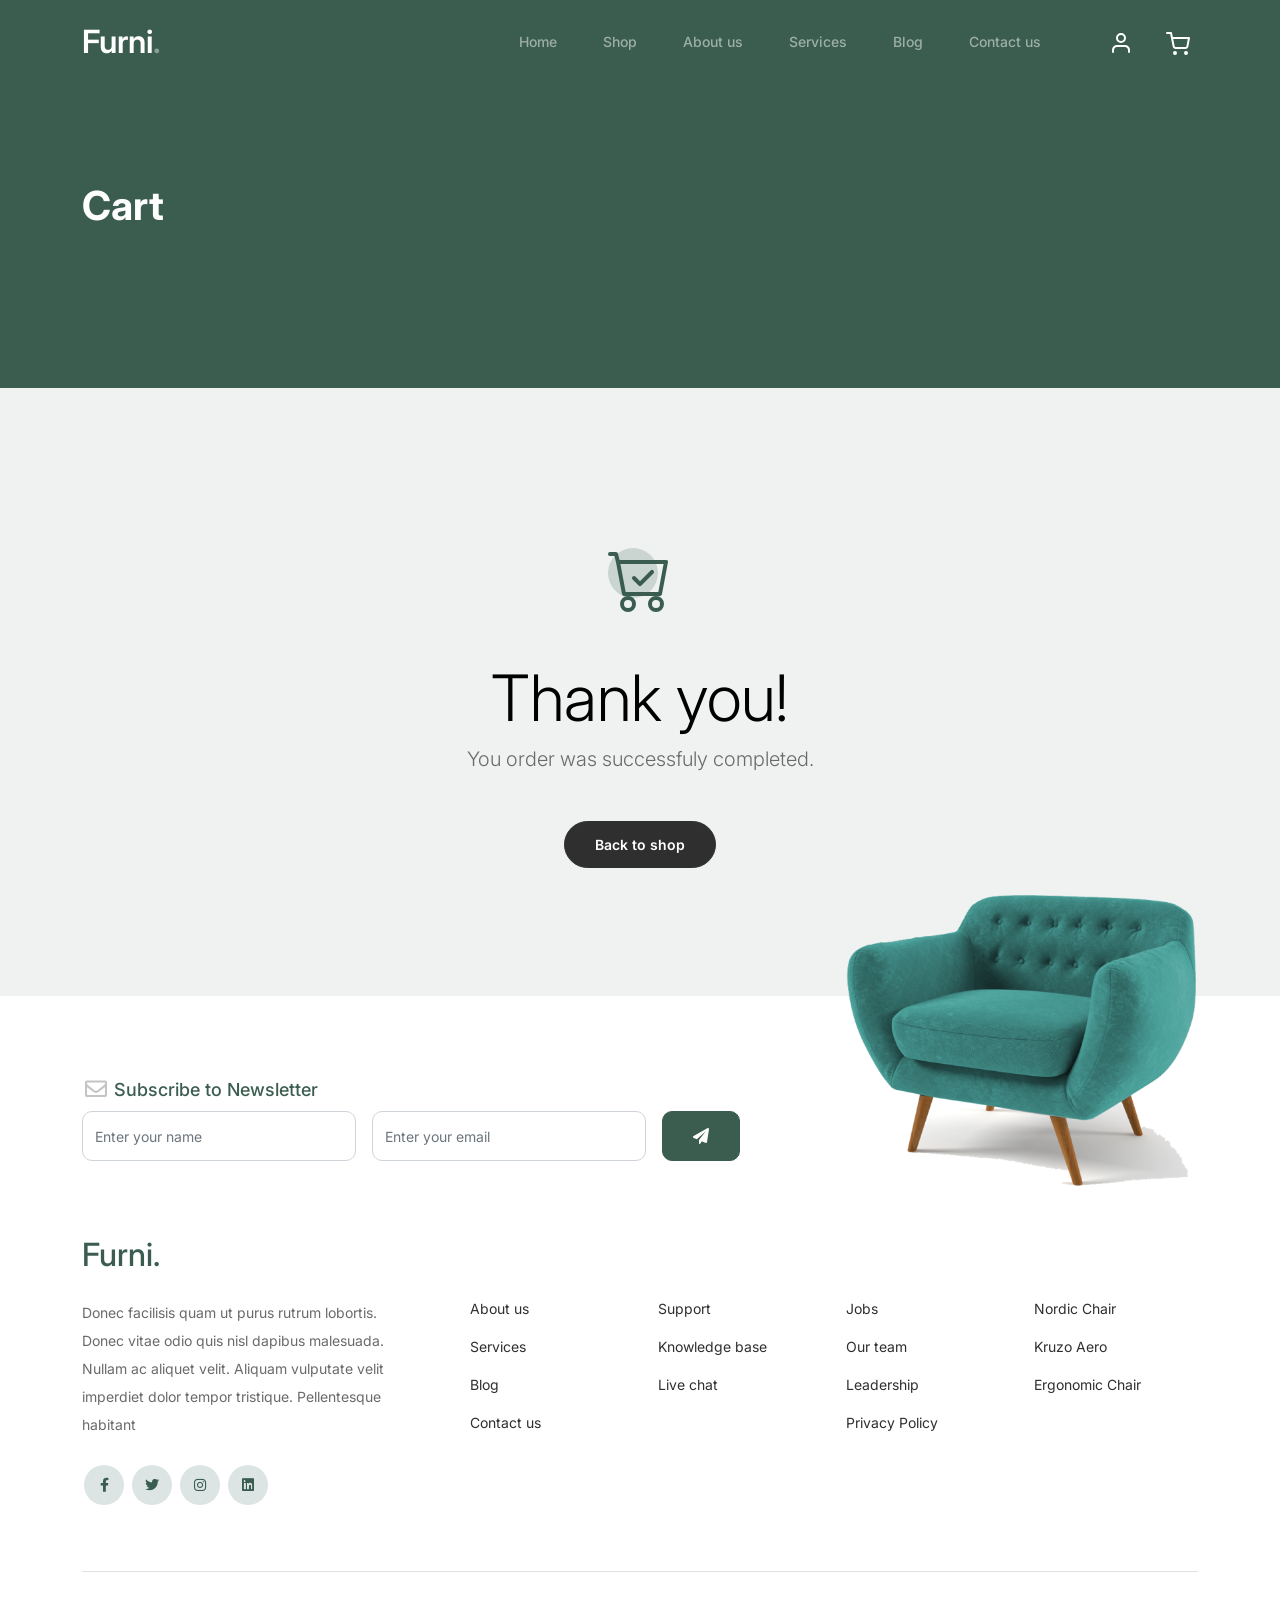
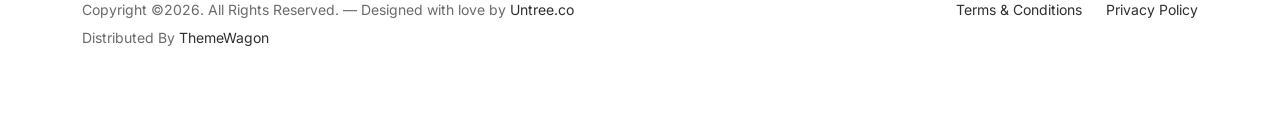
<file: FurniWeb/wwwroot/thankyou.html>
<!-- /*
* Bootstrap 5
* Template Name: Furni
* Template Author: Untree.co
* Template URI: https://untree.co/
* License: https://creativecommons.org/licenses/by/3.0/
*/ -->
<!doctype html>
<html lang="en">
<head>
  <meta charset="utf-8">
  <meta name="viewport" content="width=device-width, initial-scale=1, shrink-to-fit=no">
  <meta name="author" content="Untree.co">
  <link rel="shortcut icon" href="favicon.png">

  <meta name="description" content="" />
  <meta name="keywords" content="bootstrap, bootstrap4" />

		<!-- Bootstrap CSS -->
		<link href="css/bootstrap.min.css" rel="stylesheet">
		<link href="https://cdnjs.cloudflare.com/ajax/libs/font-awesome/6.0.0-beta3/css/all.min.css" rel="stylesheet">
		<link href="css/tiny-slider.css" rel="stylesheet">
		<link href="css/style.css" rel="stylesheet">
		<title>Furni Free Bootstrap 5 Template for Furniture and Interior Design Websites by Untree.co </title>
	</head>

	<body>

		<!-- Start Header/Navigation -->
		<nav class="custom-navbar navbar navbar navbar-expand-md navbar-dark bg-dark" arial-label="Furni navigation bar">

			<div class="container">
				<a class="navbar-brand" href="index.html">Furni<span>.</span></a>

				<button class="navbar-toggler" type="button" data-bs-toggle="collapse" data-bs-target="#navbarsFurni" aria-controls="navbarsFurni" aria-expanded="false" aria-label="Toggle navigation">
					<span class="navbar-toggler-icon"></span>
				</button>

				<div class="collapse navbar-collapse" id="navbarsFurni">
					<ul class="custom-navbar-nav navbar-nav ms-auto mb-2 mb-md-0">
						<li class="nav-item ">
							<a class="nav-link" href="index.html">Home</a>
						</li>
						<li><a class="nav-link" href="shop.html">Shop</a></li>
						<li><a class="nav-link" href="about.html">About us</a></li>
						<li><a class="nav-link" href="services.html">Services</a></li>
						<li><a class="nav-link" href="blog.html">Blog</a></li>
						<li><a class="nav-link" href="contact.html">Contact us</a></li>
					</ul>

					<ul class="custom-navbar-cta navbar-nav mb-2 mb-md-0 ms-5">
						<li><a class="nav-link" href="login.html"><img src="images/user.svg"></a></li>
						<li><a class="nav-link" href="cart.html"><img src="images/cart.svg"></a></li>
					</ul>
				</div>
			</div>
				
		</nav>
		<!-- End Header/Navigation -->

		<!-- Start Hero Section -->
			<div class="hero">
				<div class="container">
					<div class="row justify-content-between">
						<div class="col-lg-5">
							<div class="intro-excerpt">
								<h1>Cart</h1>
							</div>
						</div>
						<div class="col-lg-7">
							
						</div>
					</div>
				</div>
			</div>
		<!-- End Hero Section -->

		

		<div class="untree_co-section">
    <div class="container">
      <div class="row">
        <div class="col-md-12 text-center pt-5">
          <span class="display-3 thankyou-icon text-primary">
            <svg width="1em" height="1em" viewBox="0 0 16 16" class="bi bi-cart-check mb-5" fill="currentColor" xmlns="http://www.w3.org/2000/svg">
              <path fill-rule="evenodd" d="M11.354 5.646a.5.5 0 0 1 0 .708l-3 3a.5.5 0 0 1-.708 0l-1.5-1.5a.5.5 0 1 1 .708-.708L8 8.293l2.646-2.647a.5.5 0 0 1 .708 0z"/>
              <path fill-rule="evenodd" d="M0 1.5A.5.5 0 0 1 .5 1H2a.5.5 0 0 1 .485.379L2.89 3H14.5a.5.5 0 0 1 .491.592l-1.5 8A.5.5 0 0 1 13 12H4a.5.5 0 0 1-.491-.408L2.01 3.607 1.61 2H.5a.5.5 0 0 1-.5-.5zM3.102 4l1.313 7h8.17l1.313-7H3.102zM5 12a2 2 0 1 0 0 4 2 2 0 0 0 0-4zm7 0a2 2 0 1 0 0 4 2 2 0 0 0 0-4zm-7 1a1 1 0 1 0 0 2 1 1 0 0 0 0-2zm7 0a1 1 0 1 0 0 2 1 1 0 0 0 0-2z"/>
            </svg>
          </span>
          <h2 class="display-3 text-black">Thank you!</h2>
          <p class="lead mb-5">You order was successfuly completed.</p>
          <p><a href="shop.html" class="btn btn-sm btn-outline-black">Back to shop</a></p>
        </div>
      </div>
    </div>
  </div>

		<!-- Start Footer Section -->
		<footer class="footer-section">
			<div class="container relative">

				<div class="sofa-img">
					<img src="images/sofa.png" alt="Image" class="img-fluid">
				</div>

				<div class="row">
					<div class="col-lg-8">
						<div class="subscription-form">
							<h3 class="d-flex align-items-center"><span class="me-1"><img src="images/envelope-outline.svg" alt="Image" class="img-fluid"></span><span>Subscribe to Newsletter</span></h3>

							<form action="#" class="row g-3">
								<div class="col-auto">
									<input type="text" class="form-control" placeholder="Enter your name">
								</div>
								<div class="col-auto">
									<input type="email" class="form-control" placeholder="Enter your email">
								</div>
								<div class="col-auto">
									<button class="btn btn-primary">
										<span class="fa fa-paper-plane"></span>
									</button>
								</div>
							</form>

						</div>
					</div>
				</div>

				<div class="row g-5 mb-5">
					<div class="col-lg-4">
						<div class="mb-4 footer-logo-wrap"><a href="#" class="footer-logo">Furni<span>.</span></a></div>
						<p class="mb-4">Donec facilisis quam ut purus rutrum lobortis. Donec vitae odio quis nisl dapibus malesuada. Nullam ac aliquet velit. Aliquam vulputate velit imperdiet dolor tempor tristique. Pellentesque habitant</p>

						<ul class="list-unstyled custom-social">
							<li><a href="#"><span class="fa fa-brands fa-facebook-f"></span></a></li>
							<li><a href="#"><span class="fa fa-brands fa-twitter"></span></a></li>
							<li><a href="#"><span class="fa fa-brands fa-instagram"></span></a></li>
							<li><a href="#"><span class="fa fa-brands fa-linkedin"></span></a></li>
						</ul>
					</div>

					<div class="col-lg-8">
						<div class="row links-wrap">
							<div class="col-6 col-sm-6 col-md-3">
								<ul class="list-unstyled">
									<li><a href="#">About us</a></li>
									<li><a href="#">Services</a></li>
									<li><a href="#">Blog</a></li>
									<li><a href="#">Contact us</a></li>
								</ul>
							</div>

							<div class="col-6 col-sm-6 col-md-3">
								<ul class="list-unstyled">
									<li><a href="#">Support</a></li>
									<li><a href="#">Knowledge base</a></li>
									<li><a href="#">Live chat</a></li>
								</ul>
							</div>

							<div class="col-6 col-sm-6 col-md-3">
								<ul class="list-unstyled">
									<li><a href="#">Jobs</a></li>
									<li><a href="#">Our team</a></li>
									<li><a href="#">Leadership</a></li>
									<li><a href="#">Privacy Policy</a></li>
								</ul>
							</div>

							<div class="col-6 col-sm-6 col-md-3">
								<ul class="list-unstyled">
									<li><a href="#">Nordic Chair</a></li>
									<li><a href="#">Kruzo Aero</a></li>
									<li><a href="#">Ergonomic Chair</a></li>
								</ul>
							</div>
						</div>
					</div>

				</div>

				<div class="border-top copyright">
					<div class="row pt-4">
						<div class="col-lg-6">
							<p class="mb-2 text-center text-lg-start">Copyright &copy;<script>document.write(new Date().getFullYear());</script>. All Rights Reserved. &mdash; Designed with love by <a href="https://untree.co">Untree.co</a> Distributed By <a href="https://themewagon.com">ThemeWagon</a> <!-- License information: https://untree.co/license/ -->
            </p>
						</div>

						<div class="col-lg-6 text-center text-lg-end">
							<ul class="list-unstyled d-inline-flex ms-auto">
								<li class="me-4"><a href="#">Terms &amp; Conditions</a></li>
								<li><a href="#">Privacy Policy</a></li>
							</ul>
						</div>

					</div>
				</div>

			</div>
		</footer>
		<!-- End Footer Section -->	


		<script src="js/bootstrap.bundle.min.js"></script>
		<script src="js/tiny-slider.js"></script>
		<script src="js/custom.js"></script>
	</body>

</html>
</file>
<file: FurniWeb/wwwroot/css/tiny-slider.css>
.tns-outer{padding:0 !important}.tns-outer [hidden]{display:none !important}.tns-outer [aria-controls],.tns-outer [data-action]{cursor:pointer}.tns-slider{-webkit-transition:all 0s;-moz-transition:all 0s;transition:all 0s}.tns-slider>.tns-item{-webkit-box-sizing:border-box;-moz-box-sizing:border-box;box-sizing:border-box}.tns-horizontal.tns-subpixel{white-space:nowrap}.tns-horizontal.tns-subpixel>.tns-item{display:inline-block;vertical-align:top;white-space:normal}.tns-horizontal.tns-no-subpixel:after{content:'';display:table;clear:both}.tns-horizontal.tns-no-subpixel>.tns-item{float:left}.tns-horizontal.tns-carousel.tns-no-subpixel>.tns-item{margin-right:-100%}.tns-no-calc{position:relative;left:0}.tns-gallery{position:relative;left:0;min-height:1px}.tns-gallery>.tns-item{position:absolute;left:-100%;-webkit-transition:transform 0s, opacity 0s;-moz-transition:transform 0s, opacity 0s;transition:transform 0s, opacity 0s}.tns-gallery>.tns-slide-active{position:relative;left:auto !important}.tns-gallery>.tns-moving{-webkit-transition:all 0.25s;-moz-transition:all 0.25s;transition:all 0.25s}.tns-autowidth{display:inline-block}.tns-lazy-img{-webkit-transition:opacity 0.6s;-moz-transition:opacity 0.6s;transition:opacity 0.6s;opacity:0.6}.tns-lazy-img.tns-complete{opacity:1}.tns-ah{-webkit-transition:height 0s;-moz-transition:height 0s;transition:height 0s}.tns-ovh{overflow:hidden}.tns-visually-hidden{position:absolute;left:-10000em}.tns-transparent{opacity:0;visibility:hidden}.tns-fadeIn{opacity:1;filter:alpha(opacity=100);z-index:0}.tns-normal,.tns-fadeOut{opacity:0;filter:alpha(opacity=0);z-index:-1}.tns-vpfix{white-space:nowrap}.tns-vpfix>div,.tns-vpfix>li{display:inline-block}.tns-t-subp2{margin:0 auto;width:310px;position:relative;height:10px;overflow:hidden}.tns-t-ct{width:2333.3333333%;width:-webkit-calc(100% * 70 / 3);width:-moz-calc(100% * 70 / 3);width:calc(100% * 70 / 3);position:absolute;right:0}.tns-t-ct:after{content:'';display:table;clear:both}.tns-t-ct>div{width:1.4285714%;width:-webkit-calc(100% / 70);width:-moz-calc(100% / 70);width:calc(100% / 70);height:10px;float:left}

/*# sourceMappingURL=sourcemaps/tiny-slider.css.map */
</file>
<file: FurniWeb/wwwroot/css/style.css>
/*
* Template Name: UntreeStore
* Template Author: Untree.co
* Author URI: https://untree.co/
* License: https://creativecommons.org/licenses/by/3.0/
*/
@import url("https://fonts.googleapis.com/css2?family=Inter:wght@400;500;600;700;800&display=swap");
body {
  overflow-x: hidden;
  position: relative; }

body {
  font-family: "Inter", sans-serif;
  font-weight: 400;
  line-height: 28px;
  color: #6a6a6a;
  font-size: 14px;
  background-color: #eff2f1; }

a {
  text-decoration: none;
  -webkit-transition: .3s all ease;
  -o-transition: .3s all ease;
  transition: .3s all ease;
  color: #2f2f2f;
  text-decoration: underline; }
  a:hover {
    color: #2f2f2f;
    text-decoration: none; }
  a.more {
    font-weight: 600; }

.custom-navbar {
  background: #3b5d50 !important;
  padding-top: 20px;
  padding-bottom: 20px; }
  .custom-navbar .navbar-brand {
    font-size: 32px;
    font-weight: 600; }
    .custom-navbar .navbar-brand > span {
      opacity: .4; }
  .custom-navbar .navbar-toggler {
    border-color: transparent; }
    .custom-navbar .navbar-toggler:active, .custom-navbar .navbar-toggler:focus {
      -webkit-box-shadow: none;
      box-shadow: none;
      outline: none; }
  @media (min-width: 992px) {
    .custom-navbar .custom-navbar-nav li {
      margin-left: 15px;
      margin-right: 15px; } }
  .custom-navbar .custom-navbar-nav li a {
    font-weight: 500;
    color: #ffffff !important;
    opacity: .5;
    -webkit-transition: .3s all ease;
    -o-transition: .3s all ease;
    transition: .3s all ease;
    position: relative; }
    @media (min-width: 768px) {
      .custom-navbar .custom-navbar-nav li a:before {
        content: "";
        position: absolute;
        bottom: 0;
        left: 8px;
        right: 8px;
        background: #f9bf29;
        height: 5px;
        opacity: 1;
        visibility: visible;
        width: 0;
        -webkit-transition: .15s all ease-out;
        -o-transition: .15s all ease-out;
        transition: .15s all ease-out; } }
    .custom-navbar .custom-navbar-nav li a:hover {
      opacity: 1; }
      .custom-navbar .custom-navbar-nav li a:hover:before {
        width: calc(100% - 16px); }
  .custom-navbar .custom-navbar-nav li.active a {
    opacity: 1; }
    .custom-navbar .custom-navbar-nav li.active a:before {
      width: calc(100% - 16px); }
  .custom-navbar .custom-navbar-cta {
    margin-left: 0 !important;
    -webkit-box-orient: horizontal;
    -webkit-box-direction: normal;
    -ms-flex-direction: row;
    flex-direction: row; }
    @media (min-width: 768px) {
      .custom-navbar .custom-navbar-cta {
        margin-left: 40px !important; } }
    .custom-navbar .custom-navbar-cta li {
      margin-left: 0px;
      margin-right: 0px; }
      .custom-navbar .custom-navbar-cta li:first-child {
        margin-right: 20px; }

.hero {
  background: #3b5d50;
  padding: calc(4rem - 30px) 0 0rem 0; }
  @media (min-width: 768px) {
    .hero {
      padding: calc(4rem - 30px) 0 4rem 0; } }
  @media (min-width: 992px) {
    .hero {
      padding: calc(8rem - 30px) 0 8rem 0; } }
  .hero .intro-excerpt {
    position: relative;
    z-index: 4; }
    @media (min-width: 992px) {
      .hero .intro-excerpt {
        max-width: 450px; } }
  .hero h1 {
    font-weight: 700;
    color: #ffffff;
    margin-bottom: 30px; }
    @media (min-width: 1400px) {
      .hero h1 {
        font-size: 54px; } }
  .hero p {
    color: rgba(255, 255, 255, 0.5);
    margin-botom: 30px; }
  .hero .hero-img-wrap {
    position: relative; }
    .hero .hero-img-wrap img {
      position: relative;
      top: 0px;
      right: 0px;
      z-index: 2;
      max-width: 780px;
      left: -20px; }
      @media (min-width: 768px) {
        .hero .hero-img-wrap img {
          right: 0px;
          left: -100px; } }
      @media (min-width: 992px) {
        .hero .hero-img-wrap img {
          left: 0px;
          top: -80px;
          position: absolute;
          right: -50px; } }
      @media (min-width: 1200px) {
        .hero .hero-img-wrap img {
          left: 0px;
          top: -80px;
          right: -100px; } }
    .hero .hero-img-wrap:after {
      content: "";
      position: absolute;
      width: 255px;
      height: 217px;
      background-image: url("../images/dots-light.svg");
      background-size: contain;
      background-repeat: no-repeat;
      right: -100px;
      top: -0px; }
      @media (min-width: 1200px) {
        .hero .hero-img-wrap:after {
          top: -40px; } }

.btn {
  font-weight: 600;
  padding: 12px 30px;
  border-radius: 30px;
  color: #ffffff;
  background: #2f2f2f;
  border-color: #2f2f2f; }
  .btn:hover {
    color: #ffffff;
    background: #222222;
    border-color: #222222; }
  .btn:active, .btn:focus {
    outline: none !important;
    -webkit-box-shadow: none;
    box-shadow: none; }
  .btn.btn-primary {
    background: #3b5d50;
    border-color: #3b5d50; }
    .btn.btn-primary:hover {
      background: #314d43;
      border-color: #314d43; }
  .btn.btn-secondary {
    color: #2f2f2f;
    background: #f9bf29;
    border-color: #f9bf29; }
    .btn.btn-secondary:hover {
      background: #f8b810;
      border-color: #f8b810; }
  .btn.btn-white-outline {
    background: transparent;
    border-width: 2px;
    border-color: rgba(255, 255, 255, 0.3); }
    .btn.btn-white-outline:hover {
      border-color: white;
      color: #ffffff; }

.section-title {
  color: #2f2f2f; }

.product-section {
  padding: 7rem 0; }
  .product-section .product-item {
    text-align: center;
    text-decoration: none;
    display: block;
    position: relative;
    padding-bottom: 50px;
    cursor: pointer; }
    .product-section .product-item .product-thumbnail {
      margin-bottom: 30px;
      position: relative;
      top: 0;
      -webkit-transition: .3s all ease;
      -o-transition: .3s all ease;
      transition: .3s all ease; }
    .product-section .product-item h3 {
      font-weight: 600;
      font-size: 16px; }
    .product-section .product-item strong {
      font-weight: 800 !important;
      font-size: 18px !important; }
    .product-section .product-item h3, .product-section .product-item strong {
      color: #2f2f2f;
      text-decoration: none; }
    .product-section .product-item .icon-cross {
      position: absolute;
      width: 35px;
      height: 35px;
      display: inline-block;
      background: #2f2f2f;
      bottom: 15px;
      left: 50%;
      -webkit-transform: translateX(-50%);
      -ms-transform: translateX(-50%);
      transform: translateX(-50%);
      margin-bottom: -17.5px;
      border-radius: 50%;
      opacity: 0;
      visibility: hidden;
      -webkit-transition: .3s all ease;
      -o-transition: .3s all ease;
      transition: .3s all ease; }
      .product-section .product-item .icon-cross img {
        position: absolute;
        left: 50%;
        top: 50%;
        -webkit-transform: translate(-50%, -50%);
        -ms-transform: translate(-50%, -50%);
        transform: translate(-50%, -50%); }
    .product-section .product-item:before {
      bottom: 0;
      left: 0;
      right: 0;
      position: absolute;
      content: "";
      background: #dce5e4;
      height: 0%;
      z-index: -1;
      border-radius: 10px;
      -webkit-transition: .3s all ease;
      -o-transition: .3s all ease;
      transition: .3s all ease; }
    .product-section .product-item:hover .product-thumbnail {
      top: -25px; }
    .product-section .product-item:hover .icon-cross {
      bottom: 0;
      opacity: 1;
      visibility: visible; }
    .product-section .product-item:hover:before {
      height: 70%; }

.why-choose-section {
  padding: 7rem 0; }
  .why-choose-section .img-wrap {
    position: relative; }
    .why-choose-section .img-wrap:before {
      position: absolute;
      content: "";
      width: 255px;
      height: 217px;
      background-image: url("../images/dots-yellow.svg");
      background-repeat: no-repeat;
      background-size: contain;
      -webkit-transform: translate(-40%, -40%);
      -ms-transform: translate(-40%, -40%);
      transform: translate(-40%, -40%);
      z-index: -1; }
    .why-choose-section .img-wrap img {
      border-radius: 20px; }

.feature {
  margin-bottom: 30px; }
  .feature .icon {
    display: inline-block;
    position: relative;
    margin-bottom: 20px; }
    .feature .icon:before {
      content: "";
      width: 33px;
      height: 33px;
      position: absolute;
      background: rgba(59, 93, 80, 0.2);
      border-radius: 50%;
      right: -8px;
      bottom: 0; }
  .feature h3 {
    font-size: 14px;
    color: #2f2f2f; }
  .feature p {
    font-size: 14px;
    line-height: 22px;
    color: #6a6a6a; }

.we-help-section {
  padding: 7rem 0; }
  .we-help-section .imgs-grid {
    display: -ms-grid;
    display: grid;
    -ms-grid-columns: (1fr)[27];
    grid-template-columns: repeat(27, 1fr);
    position: relative; }
    .we-help-section .imgs-grid:before {
      position: absolute;
      content: "";
      width: 255px;
      height: 217px;
      background-image: url("../images/dots-green.svg");
      background-size: contain;
      background-repeat: no-repeat;
      -webkit-transform: translate(-40%, -40%);
      -ms-transform: translate(-40%, -40%);
      transform: translate(-40%, -40%);
      z-index: -1; }
    .we-help-section .imgs-grid .grid {
      position: relative; }
      .we-help-section .imgs-grid .grid img {
        border-radius: 20px;
        max-width: 100%; }
      .we-help-section .imgs-grid .grid.grid-1 {
        -ms-grid-column: 1;
        -ms-grid-column-span: 18;
        grid-column: 1 / span 18;
        -ms-grid-row: 1;
        -ms-grid-row-span: 27;
        grid-row: 1 / span 27; }
      .we-help-section .imgs-grid .grid.grid-2 {
        -ms-grid-column: 19;
        -ms-grid-column-span: 27;
        grid-column: 19 / span 27;
        -ms-grid-row: 1;
        -ms-grid-row-span: 5;
        grid-row: 1 / span 5;
        padding-left: 20px; }
      .we-help-section .imgs-grid .grid.grid-3 {
        -ms-grid-column: 14;
        -ms-grid-column-span: 16;
        grid-column: 14 / span 16;
        -ms-grid-row: 6;
        -ms-grid-row-span: 27;
        grid-row: 6 / span 27;
        padding-top: 20px; }

.custom-list {
  width: 100%; }
  .custom-list li {
    display: inline-block;
    width: calc(50% - 20px);
    margin-bottom: 12px;
    line-height: 1.5;
    position: relative;
    padding-left: 20px; }
    .custom-list li:before {
      content: "";
      width: 8px;
      height: 8px;
      border-radius: 50%;
      border: 2px solid #3b5d50;
      position: absolute;
      left: 0;
      top: 8px; }

.popular-product {
  padding: 0 0 7rem 0; }
  .popular-product .product-item-sm h3 {
    font-size: 14px;
    font-weight: 700;
    color: #2f2f2f; }
  .popular-product .product-item-sm a {
    text-decoration: none;
    color: #2f2f2f;
    -webkit-transition: .3s all ease;
    -o-transition: .3s all ease;
    transition: .3s all ease; }
    .popular-product .product-item-sm a:hover {
      color: rgba(47, 47, 47, 0.5); }
  .popular-product .product-item-sm p {
    line-height: 1.4;
    margin-bottom: 10px;
    font-size: 14px; }
  .popular-product .product-item-sm .thumbnail {
    margin-right: 10px;
    -webkit-box-flex: 0;
    -ms-flex: 0 0 120px;
    flex: 0 0 120px;
    position: relative; }
    .popular-product .product-item-sm .thumbnail:before {
      content: "";
      position: absolute;
      border-radius: 20px;
      background: #dce5e4;
      width: 98px;
      height: 98px;
      top: 50%;
      left: 50%;
      -webkit-transform: translate(-50%, -50%);
      -ms-transform: translate(-50%, -50%);
      transform: translate(-50%, -50%);
      z-index: -1; }

.testimonial-section {
  padding: 3rem 0 7rem 0; }

.testimonial-slider-wrap {
  position: relative; }
  .testimonial-slider-wrap .tns-inner {
    padding-top: 30px; }
  .testimonial-slider-wrap .item .testimonial-block blockquote {
    font-size: 16px; }
    @media (min-width: 768px) {
      .testimonial-slider-wrap .item .testimonial-block blockquote {
        line-height: 32px;
        font-size: 18px; } }
  .testimonial-slider-wrap .item .testimonial-block .author-info .author-pic {
    margin-bottom: 20px; }
    .testimonial-slider-wrap .item .testimonial-block .author-info .author-pic img {
      max-width: 80px;
      border-radius: 50%; }
  .testimonial-slider-wrap .item .testimonial-block .author-info h3 {
    font-size: 14px;
    font-weight: 700;
    color: #2f2f2f;
    margin-bottom: 0; }
  .testimonial-slider-wrap #testimonial-nav {
    position: absolute;
    top: 50%;
    z-index: 99;
    width: 100%;
    display: none; }
    @media (min-width: 768px) {
      .testimonial-slider-wrap #testimonial-nav {
        display: block; } }
    .testimonial-slider-wrap #testimonial-nav > span {
      cursor: pointer;
      position: absolute;
      width: 58px;
      height: 58px;
      line-height: 58px;
      border-radius: 50%;
      background: rgba(59, 93, 80, 0.1);
      color: #2f2f2f;
      -webkit-transition: .3s all ease;
      -o-transition: .3s all ease;
      transition: .3s all ease; }
      .testimonial-slider-wrap #testimonial-nav > span:hover {
        background: #3b5d50;
        color: #ffffff; }
    .testimonial-slider-wrap #testimonial-nav .prev {
      left: -10px; }
    .testimonial-slider-wrap #testimonial-nav .next {
      right: 0; }
  .testimonial-slider-wrap .tns-nav {
    position: absolute;
    bottom: -50px;
    left: 50%;
    -webkit-transform: translateX(-50%);
    -ms-transform: translateX(-50%);
    transform: translateX(-50%); }
    .testimonial-slider-wrap .tns-nav button {
      background: none;
      border: none;
      display: inline-block;
      position: relative;
      width: 0 !important;
      height: 7px !important;
      margin: 2px; }
      .testimonial-slider-wrap .tns-nav button:active, .testimonial-slider-wrap .tns-nav button:focus, .testimonial-slider-wrap .tns-nav button:hover {
        outline: none;
        -webkit-box-shadow: none;
        box-shadow: none;
        background: none; }
      .testimonial-slider-wrap .tns-nav button:before {
        display: block;
        width: 7px;
        height: 7px;
        left: 0;
        top: 0;
        position: absolute;
        content: "";
        border-radius: 50%;
        -webkit-transition: .3s all ease;
        -o-transition: .3s all ease;
        transition: .3s all ease;
        background-color: #d6d6d6; }
      .testimonial-slider-wrap .tns-nav button:hover:before, .testimonial-slider-wrap .tns-nav button.tns-nav-active:before {
        background-color: #3b5d50; }

.before-footer-section {
  padding: 7rem 0 12rem 0 !important; }

.blog-section {
  padding: 7rem 0 12rem 0; }
  .blog-section .post-entry a {
    text-decoration: none; }
  .blog-section .post-entry .post-thumbnail {
    display: block;
    margin-bottom: 20px; }
    .blog-section .post-entry .post-thumbnail img {
      border-radius: 20px;
      -webkit-transition: .3s all ease;
      -o-transition: .3s all ease;
      transition: .3s all ease; }
  .blog-section .post-entry .post-content-entry {
    padding-left: 15px;
    padding-right: 15px; }
    .blog-section .post-entry .post-content-entry h3 {
      font-size: 16px;
      margin-bottom: 0;
      font-weight: 600;
      margin-bottom: 7px; }
    .blog-section .post-entry .post-content-entry .meta {
      font-size: 14px; }
      .blog-section .post-entry .post-content-entry .meta a {
        font-weight: 600; }
  .blog-section .post-entry:hover .post-thumbnail img, .blog-section .post-entry:focus .post-thumbnail img {
    opacity: .7; }

.footer-section {
  padding: 80px 0;
  background: #ffffff; }
  .footer-section .relative {
    position: relative; }
  .footer-section a {
    text-decoration: none;
    color: #2f2f2f;
    -webkit-transition: .3s all ease;
    -o-transition: .3s all ease;
    transition: .3s all ease; }
    .footer-section a:hover {
      color: rgba(47, 47, 47, 0.5); }
  .footer-section .subscription-form {
    margin-bottom: 40px;
    position: relative;
    z-index: 2;
    margin-top: 100px; }
    @media (min-width: 992px) {
      .footer-section .subscription-form {
        margin-top: 0px;
        margin-bottom: 80px; } }
    .footer-section .subscription-form h3 {
      font-size: 18px;
      font-weight: 500;
      color: #3b5d50; }
    .footer-section .subscription-form .form-control {
      height: 50px;
      border-radius: 10px;
      font-family: "Inter", sans-serif; }
      .footer-section .subscription-form .form-control:active, .footer-section .subscription-form .form-control:focus {
        outline: none;
        -webkit-box-shadow: none;
        box-shadow: none;
        border-color: #3b5d50;
        -webkit-box-shadow: 0 1px 4px 0 rgba(0, 0, 0, 0.2);
        box-shadow: 0 1px 4px 0 rgba(0, 0, 0, 0.2); }
      .footer-section .subscription-form .form-control::-webkit-input-placeholder {
        font-size: 14px; }
      .footer-section .subscription-form .form-control::-moz-placeholder {
        font-size: 14px; }
      .footer-section .subscription-form .form-control:-ms-input-placeholder {
        font-size: 14px; }
      .footer-section .subscription-form .form-control:-moz-placeholder {
        font-size: 14px; }
    .footer-section .subscription-form .btn {
      border-radius: 10px !important; }
  .footer-section .sofa-img {
    position: absolute;
    top: -200px;
    z-index: 1;
    right: 0; }
    .footer-section .sofa-img img {
      max-width: 380px; }
  .footer-section .links-wrap {
    margin-top: 0px; }
    @media (min-width: 992px) {
      .footer-section .links-wrap {
        margin-top: 54px; } }
    .footer-section .links-wrap ul li {
      margin-bottom: 10px; }
  .footer-section .footer-logo-wrap .footer-logo {
    font-size: 32px;
    font-weight: 500;
    text-decoration: none;
    color: #3b5d50; }
  .footer-section .custom-social li {
    margin: 2px;
    display: inline-block; }
    .footer-section .custom-social li a {
      width: 40px;
      height: 40px;
      text-align: center;
      line-height: 40px;
      display: inline-block;
      background: #dce5e4;
      color: #3b5d50;
      border-radius: 50%; }
      .footer-section .custom-social li a:hover {
        background: #3b5d50;
        color: #ffffff; }
  .footer-section .border-top {
    border-color: #dce5e4; }
    .footer-section .border-top.copyright {
      font-size: 14px !important; }

.untree_co-section {
  padding: 7rem 0; }

.form-control {
  height: 50px;
  border-radius: 10px;
  font-family: "Inter", sans-serif; }
  .form-control:active, .form-control:focus {
    outline: none;
    -webkit-box-shadow: none;
    box-shadow: none;
    border-color: #3b5d50;
    -webkit-box-shadow: 0 1px 4px 0 rgba(0, 0, 0, 0.2);
    box-shadow: 0 1px 4px 0 rgba(0, 0, 0, 0.2); }
  .form-control::-webkit-input-placeholder {
    font-size: 14px; }
  .form-control::-moz-placeholder {
    font-size: 14px; }
  .form-control:-ms-input-placeholder {
    font-size: 14px; }
  .form-control:-moz-placeholder {
    font-size: 14px; }

.service {
  line-height: 1.5; }
  .service .service-icon {
    border-radius: 10px;
    -webkit-box-flex: 0;
    -ms-flex: 0 0 50px;
    flex: 0 0 50px;
    height: 50px;
    line-height: 50px;
    text-align: center;
    background: #3b5d50;
    margin-right: 20px;
    color: #ffffff; }

textarea {
  height: auto !important; }

.site-blocks-table {
  overflow: auto; }
  .site-blocks-table .product-thumbnail {
    width: 200px; }
  .site-blocks-table .btn {
    padding: 2px 10px; }
  .site-blocks-table thead th {
    padding: 30px;
    text-align: center;
    border-width: 0px !important;
    vertical-align: middle;
    color: rgba(0, 0, 0, 0.8);
    font-size: 18px; }
  .site-blocks-table td {
    padding: 20px;
    text-align: center;
    vertical-align: middle;
    color: rgba(0, 0, 0, 0.8); }
  .site-blocks-table tbody tr:first-child td {
    border-top: 1px solid #3b5d50 !important; }
  .site-blocks-table .btn {
    background: none !important;
    color: #000000;
    border: none;
    height: auto !important; }

.site-block-order-table th {
  border-top: none !important;
  border-bottom-width: 1px !important; }

.site-block-order-table td, .site-block-order-table th {
  color: #000000; }

.couponcode-wrap input {
  border-radius: 10px !important; }

.text-primary {
  color: #3b5d50 !important; }

.thankyou-icon {
  position: relative;
  color: #3b5d50; }
  .thankyou-icon:before {
    position: absolute;
    content: "";
    width: 50px;
    height: 50px;
    border-radius: 50%;
    background: rgba(59, 93, 80, 0.2); }
<style >
/* Make sure the plus is clickable */
.add-to-cart-btn {
    border: 0;
    background: transparent;
    padding: 0;
    cursor: pointer;
}
/* Some templates set pointer-events:none on overlays */
.icon-cross, .add-to-cart-btn, .add-to-cart-btn img {
    pointer-events: auto !important;
}

/* Admin product controls on shop page */
.admin-product-controls {
    opacity: 0;
    transition: opacity 0.3s ease;
}

.product-card-wrapper:hover .admin-product-controls {
    opacity: 1;
}

.admin-product-controls .btn {
    padding: 5px 10px;
    font-size: 12px;
    border-radius: 5px;
}

.admin-product-controls .btn-warning {
    background: #f9bf29;
    border-color: #f9bf29;
    color: #000;
}

.admin-product-controls .btn-warning:hover {
    background: #f8b810;
    border-color: #f8b810;
}

.admin-product-controls .btn-danger {
    background: #dc3545;
    border-color: #dc3545;
}

.admin-product-controls .btn-danger:hover {
    background: #c82333;
    border-color: #c82333;
}

</style >
</file>
